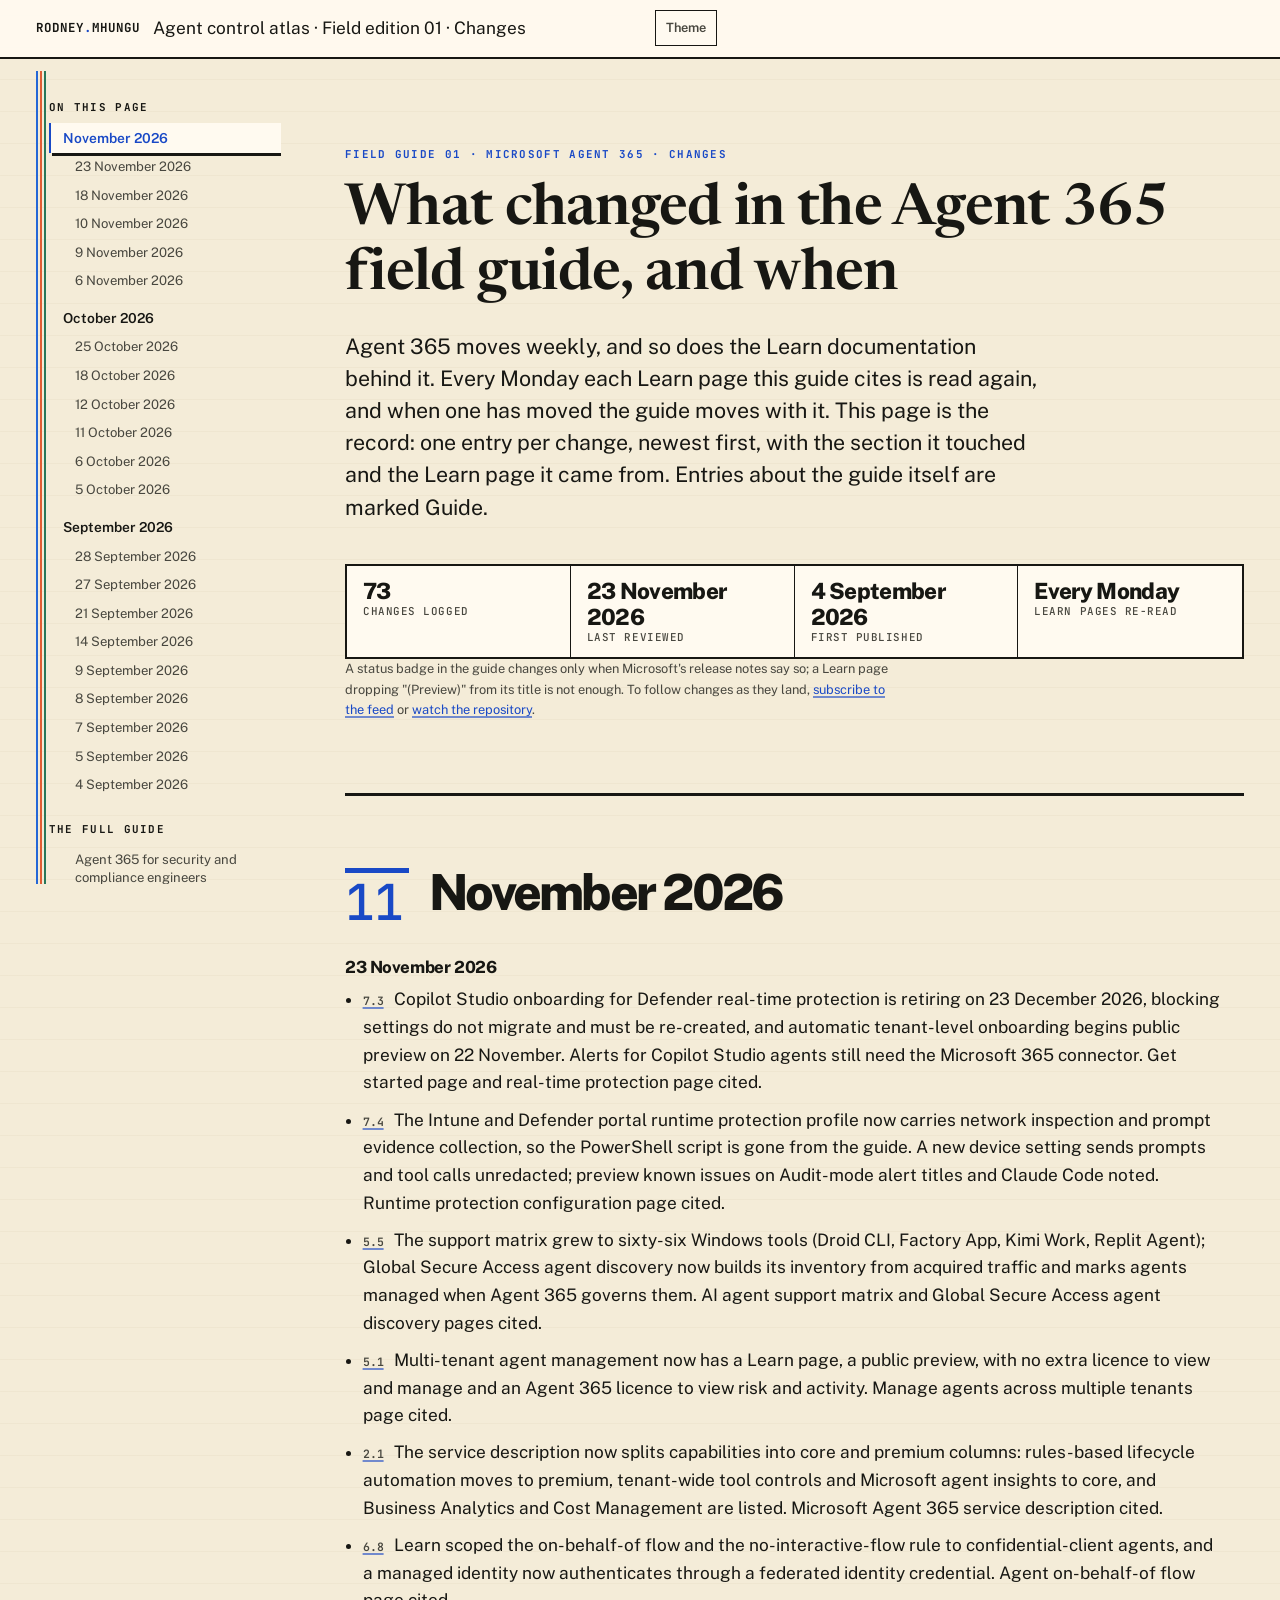
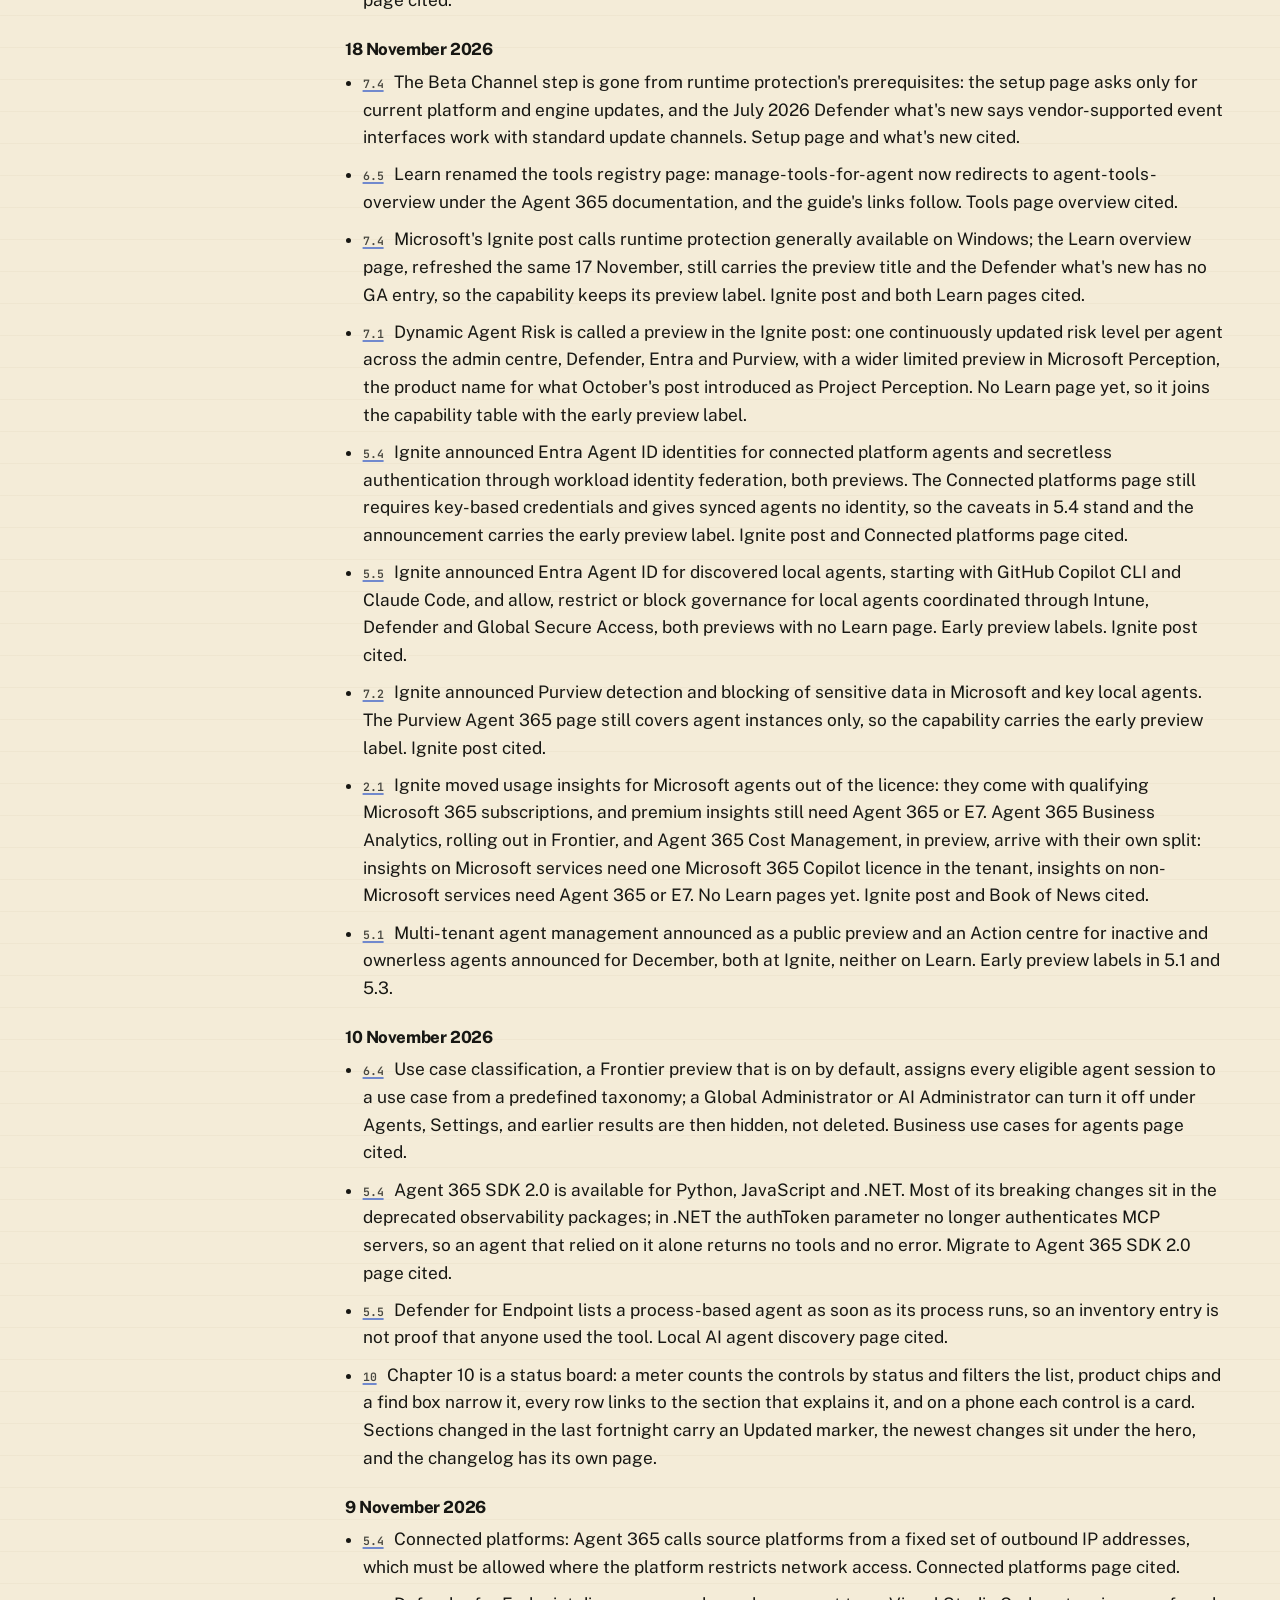
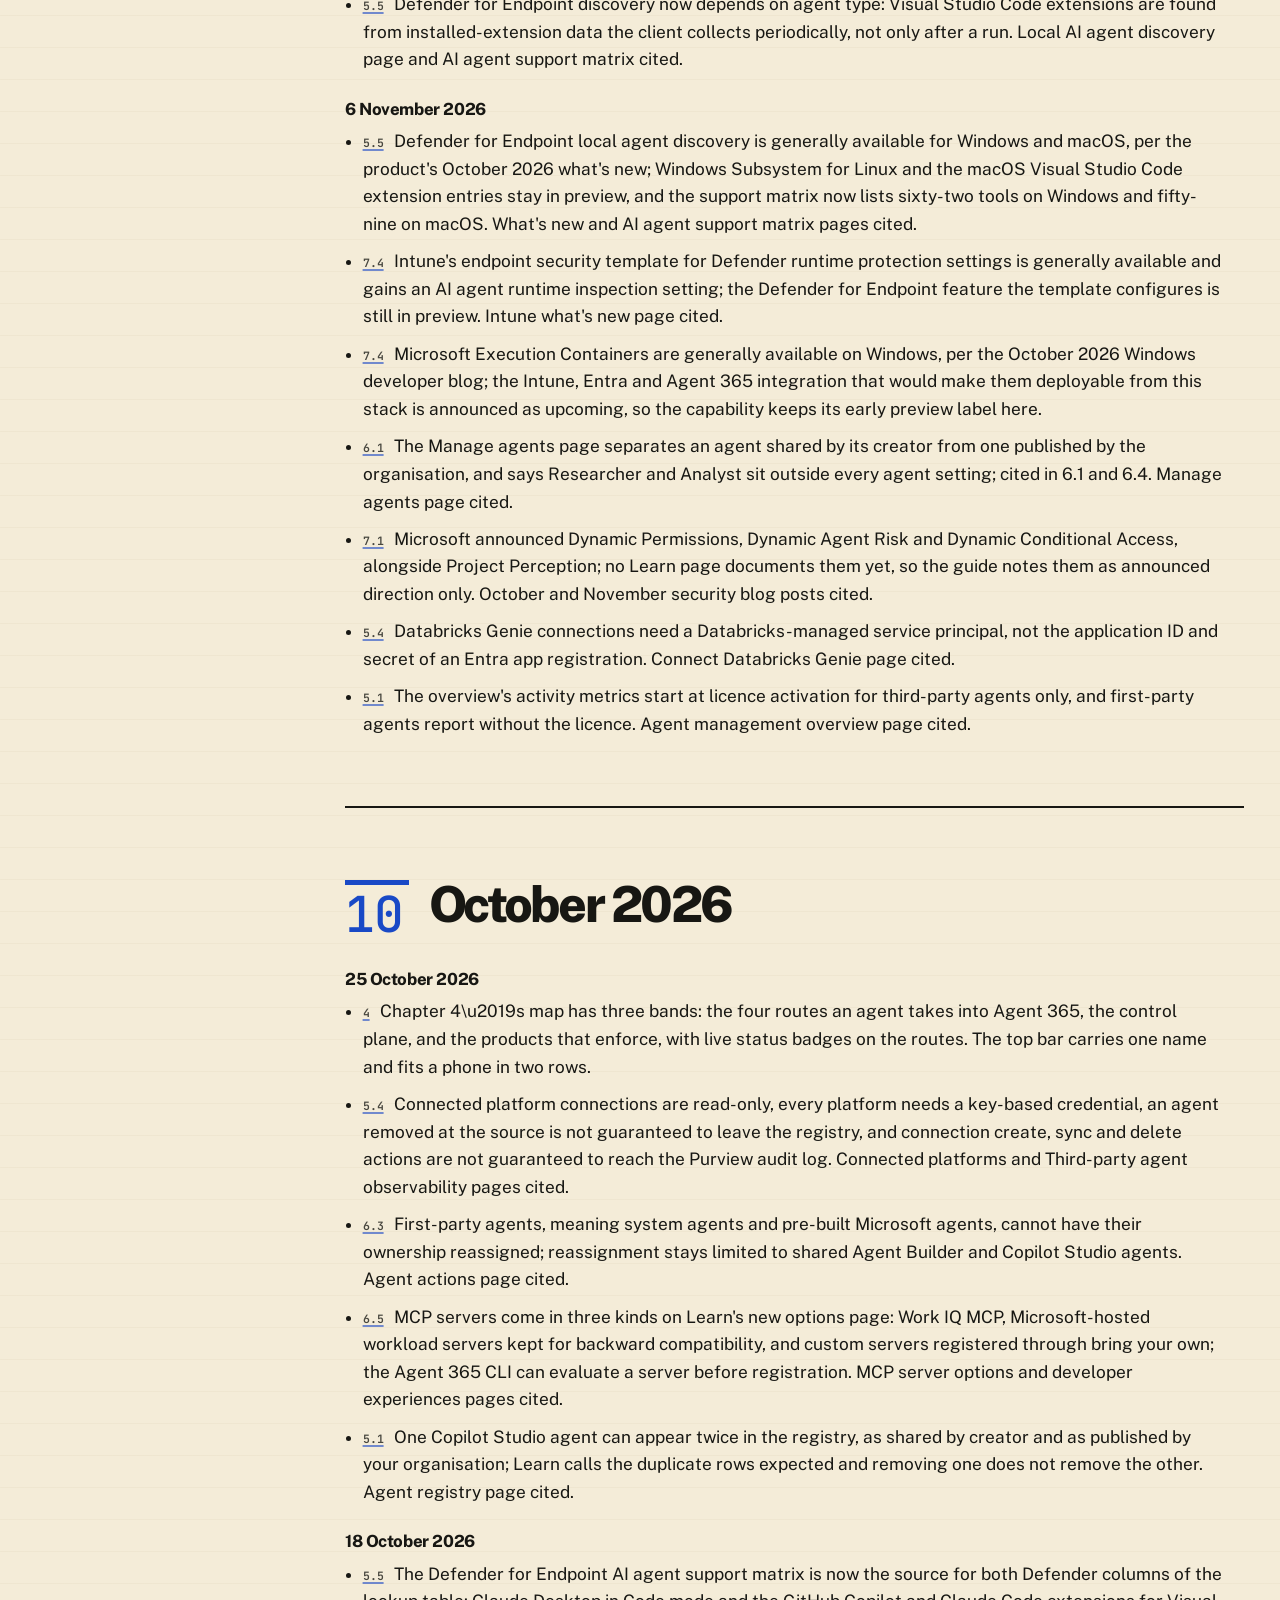
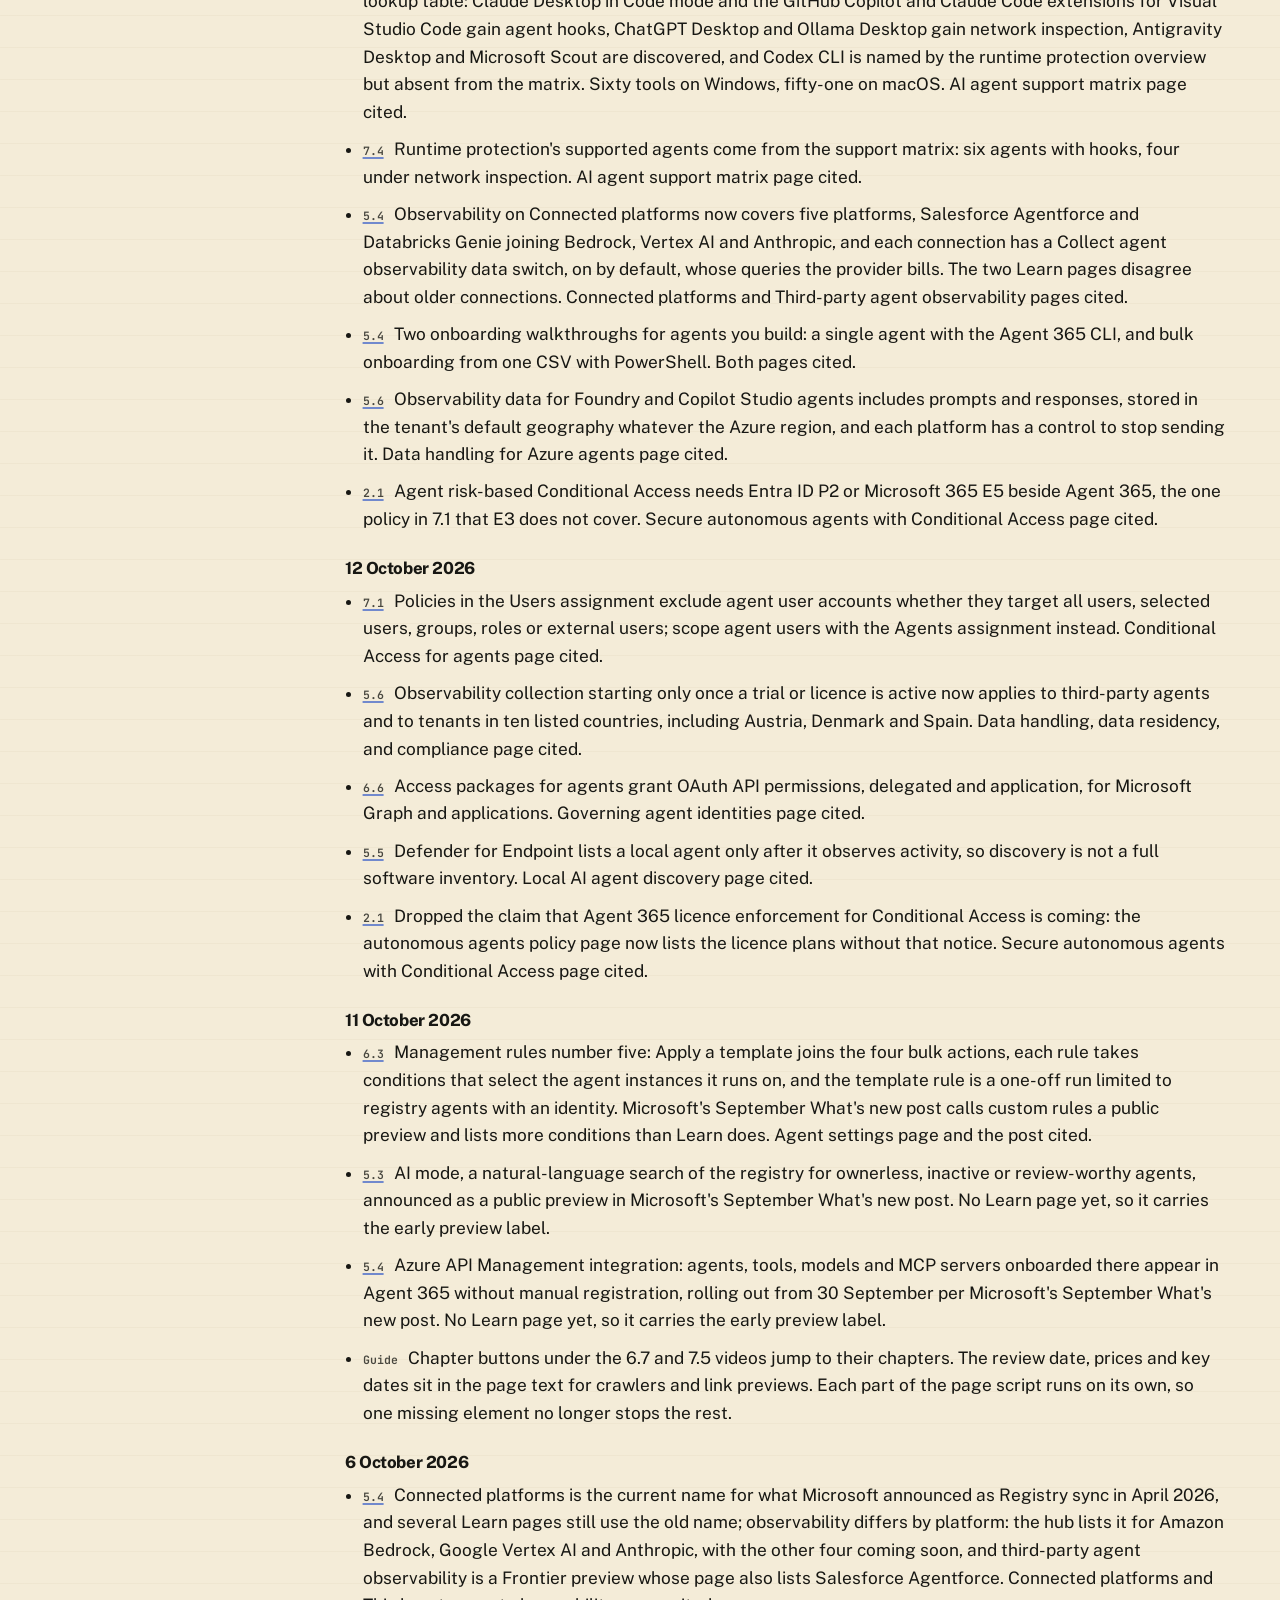
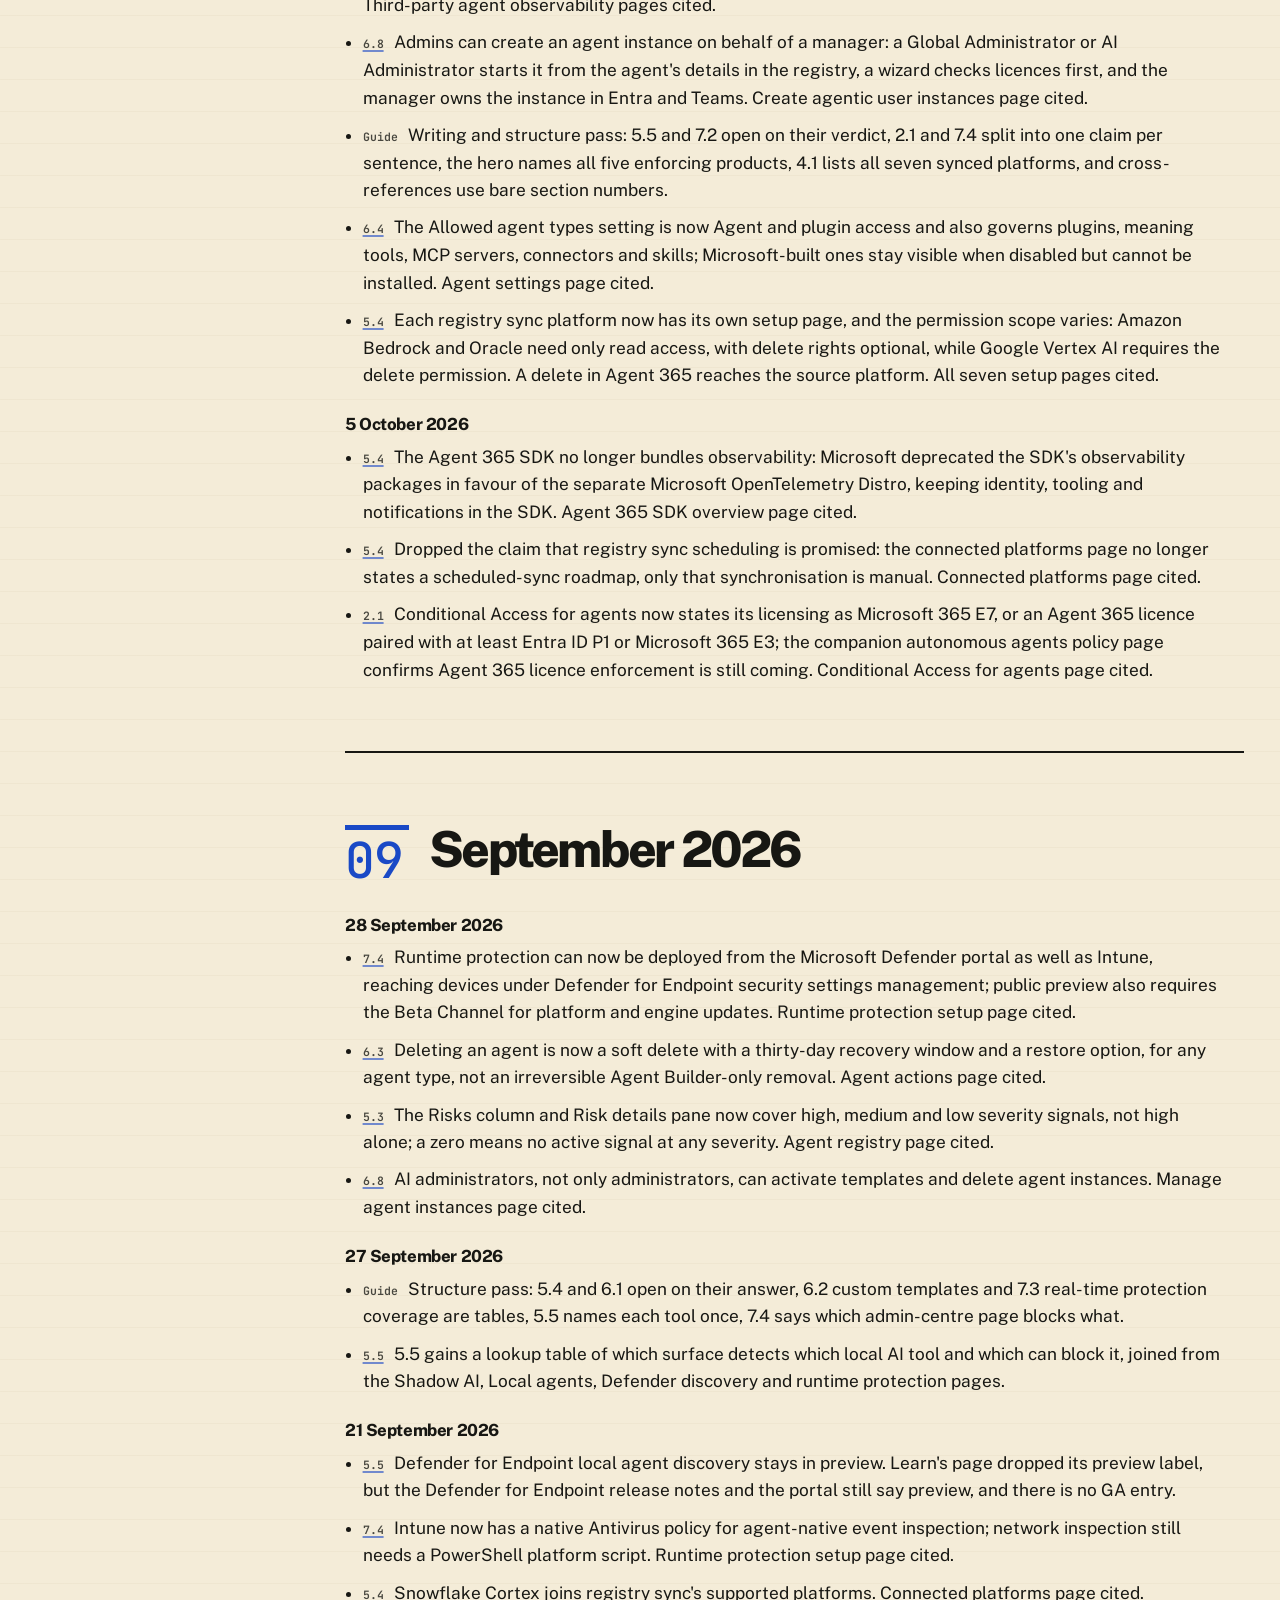
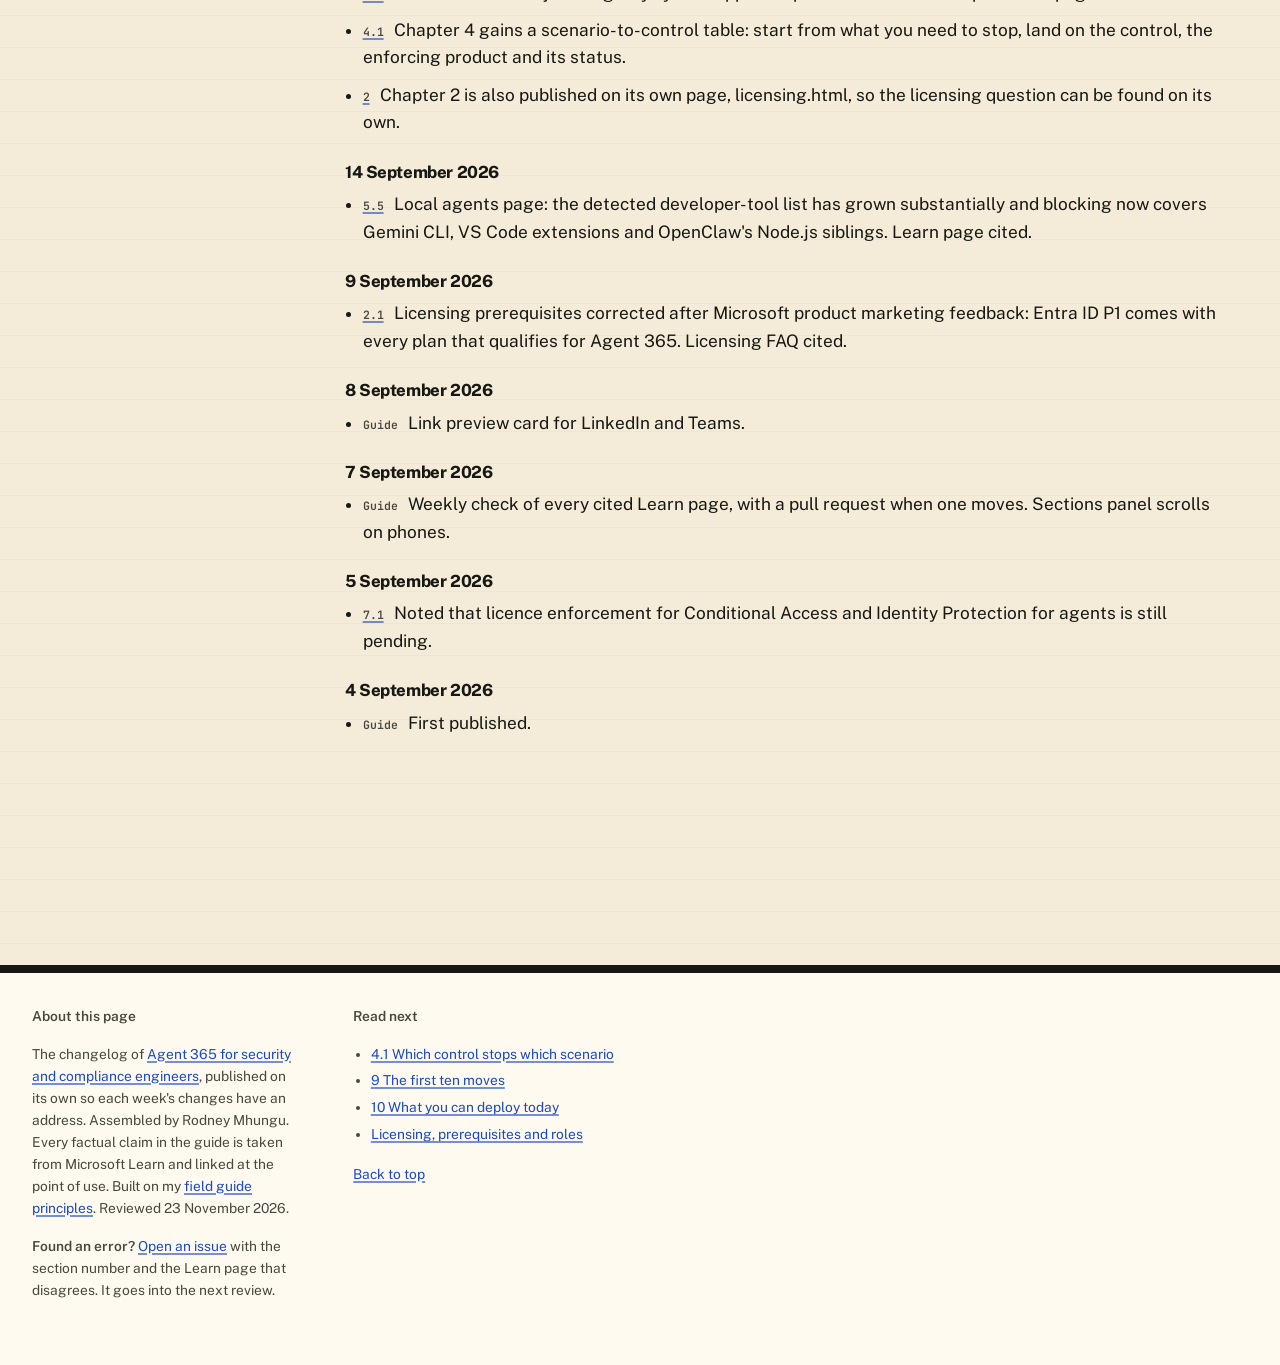
<file: changes.html>
<!DOCTYPE html>
<html lang="en-GB">
<head>
<meta charset="utf-8">
<meta name="viewport" content="width=device-width, initial-scale=1">
<meta name="color-scheme" content="light dark">
<meta name="description" content="Every change to the Agent 365 field guide for security and compliance engineers, dated, with the section it touched and the Microsoft Learn page behind it. Updated every Monday.">
<title>What changed in the Agent 365 field guide, and when</title>
<meta property="og:type" content="article">
<meta property="og:site_name" content="rodney.mhungu">
<meta property="og:title" content="What changed in the Agent 365 field guide, and when">
<meta property="og:description" content="Every change to the Agent 365 field guide for security and compliance engineers, dated, with the section it touched and the Microsoft Learn page behind it. Updated every Monday.">
<meta property="og:url" content="https://rodneymhungu.github.io/agent-365-guide/changes.html">
<meta property="og:image" content="https://rodneymhungu.github.io/agent-365-guide/images/og.png">
<meta property="og:image:width" content="1200">
<meta property="og:image:height" content="630">
<meta property="og:image:alt" content="Agent 365 route plate: one request, three control routes. Observe finds it, Govern owns it, Secure stops it.">
<meta name="twitter:card" content="summary_large_image">
<meta name="twitter:title" content="What changed in the Agent 365 field guide, and when">
<meta name="twitter:description" content="Every change to the guide, dated and linked to the Learn page behind it.">
<meta name="twitter:image" content="https://rodneymhungu.github.io/agent-365-guide/images/og.png">
<link rel="canonical" href="https://rodneymhungu.github.io/agent-365-guide/changes.html">
<link rel="alternate" type="application/atom+xml" title="Changes to this guide" href="https://github.com/rodneymhungu/agent-365-guide/commits/main.atom">
<script type="application/ld+json">
{"@context":"https://schema.org","@type":"TechArticle","headline":"What changed in the Agent 365 field guide, and when","description":"Every change to the Agent 365 field guide for security and compliance engineers, dated, with the section it touched and the Microsoft Learn page behind it. Updated every Monday.","url":"https://rodneymhungu.github.io/agent-365-guide/changes.html","image":"https://rodneymhungu.github.io/agent-365-guide/images/og.png","datePublished":"2026-10-21","dateModified":"2026-11-23","inLanguage":"en-GB","author":{"@type":"Person","name":"Rodney Mhungu"},"isPartOf":{"@type":"TechArticle","name":"Agent 365 for security and compliance engineers","url":"https://rodneymhungu.github.io/agent-365-guide/"},"about":["Microsoft Agent 365","Microsoft Entra","Microsoft Purview","Microsoft Defender","Microsoft Intune"]}
</script>

<!-- Status, dates, prices and the changelog live in a365-data.js; read the comment there before editing.
     The list below is a static copy of the changes array, so crawlers and link previews see it without
     JavaScript. scripts/check_pages.py fails when the copy drifts; run it with --fix to regenerate. -->
<script src="a365-data.js"></script>

<link rel="preconnect" href="https://fonts.googleapis.com">
<link rel="preconnect" href="https://fonts.gstatic.com" crossorigin>
<link href="https://fonts.googleapis.com/css2?family=Newsreader:ital,opsz,wght@0,6..72,400;0,6..72,500;0,6..72,600;0,6..72,700;1,6..72,400&amp;family=Public+Sans:ital,wght@0,400..900;1,400..900&amp;family=JetBrains+Mono:wght@400;500;600&amp;display=swap" rel="stylesheet">

<link rel="stylesheet" href="guide.css">
</head>
<body class="changes-page">

<header class="topbar">
  <div class="in">
    <a class="brand" href="index.html">rodney<span>.</span>mhungu</a>
    <span class="field-id">Agent control atlas · Field edition 01 · Changes</span>
    <span class="count" id="count" aria-live="polite"></span>
    <button class="theme-btn" id="theme" type="button" aria-label="Toggle colour theme">Theme</button>
    <button class="toc-toggle" id="toc-toggle" type="button" aria-expanded="false" aria-controls="toc">Sections</button>
  </div>
</header>

<div class="shell">
<nav class="toc" id="toc" aria-label="Contents">
  <p class="k">On this page</p>
  <ol id="toc-list"></ol>
  <p class="k" style="margin-block-start:1.4rem">The full guide</p>
  <ol>
    <li class="l3"><a href="index.html">Agent 365 for security and compliance engineers</a></li>
    <li class="l3"><a href="licensing.html">Licensing, prerequisites and roles</a></li>
    <li class="l3"><a href="index.html#s10">What you can deploy today</a></li>
  </ol>
</nav>

<main id="top">
<article>

<section class="top" id="s0">
  <p class="eyebrow">Field guide 01 · Microsoft Agent 365 · Changes</p>
  <h1>What changed in the Agent 365 field guide, and when</h1>
  <p class="lede">Agent 365 moves weekly, and so does the Learn documentation behind it. Every Monday each Learn page this guide cites is read again, and when one has moved the guide moves with it. This page is the record: one entry per change, newest first, with the section it touched and the Learn page it came from. Entries about the guide itself are marked Guide.</p>
  <div class="field-stats" aria-label="Page summary">
    <span><b data-static="changes-count">73</b> changes logged</span>
    <span><b data-val="reviewed">23 November 2026</b> last reviewed</span>
    <span><b>4 September 2026</b> first published</span>
    <span><b>Every Monday</b> Learn pages re-read</span>
  </div>
  <p class="muted small">A status badge in the guide changes only when Microsoft's release notes say so; a Learn page dropping "(Preview)" from its title is not enough. To follow changes as they land, <a href="https://github.com/rodneymhungu/agent-365-guide/commits/main.atom">subscribe to the feed</a> or <a href="https://github.com/rodneymhungu/agent-365-guide" target="_blank" rel="noopener">watch the repository</a>.</p>
</section>

<!-- changes:start -->
<section class="block" id="m2026-11">
  <div class="shead"><span class="n">11</span><h2>November 2026</h2></div>
  <section id="d2026-11-23">
  <h3>23 November 2026</h3>
  <ul class="changes">
    <li><b><a href="index.html#s7-3">7.3</a></b> Copilot Studio onboarding for Defender real-time protection is retiring on 23 December 2026, blocking settings do not migrate and must be re-created, and automatic tenant-level onboarding begins public preview on 22 November. Alerts for Copilot Studio agents still need the Microsoft 365 connector. Get started page and real-time protection page cited.</li>
    <li><b><a href="index.html#s7-4">7.4</a></b> The Intune and Defender portal runtime protection profile now carries network inspection and prompt evidence collection, so the PowerShell script is gone from the guide. A new device setting sends prompts and tool calls unredacted; preview known issues on Audit-mode alert titles and Claude Code noted. Runtime protection configuration page cited.</li>
    <li><b><a href="index.html#s5-5">5.5</a></b> The support matrix grew to sixty-six Windows tools (Droid CLI, Factory App, Kimi Work, Replit Agent); Global Secure Access agent discovery now builds its inventory from acquired traffic and marks agents managed when Agent 365 governs them. AI agent support matrix and Global Secure Access agent discovery pages cited.</li>
    <li><b><a href="index.html#s5-1">5.1</a></b> Multi-tenant agent management now has a Learn page, a public preview, with no extra licence to view and manage and an Agent 365 licence to view risk and activity. Manage agents across multiple tenants page cited.</li>
    <li><b><a href="index.html#s2-1">2.1</a></b> The service description now splits capabilities into core and premium columns: rules-based lifecycle automation moves to premium, tenant-wide tool controls and Microsoft agent insights to core, and Business Analytics and Cost Management are listed. Microsoft Agent 365 service description cited.</li>
    <li><b><a href="index.html#s6-8">6.8</a></b> Learn scoped the on-behalf-of flow and the no-interactive-flow rule to confidential-client agents, and a managed identity now authenticates through a federated identity credential. Agent on-behalf-of flow page cited.</li>
  </ul>
  </section>
  <section id="d2026-11-18">
  <h3>18 November 2026</h3>
  <ul class="changes">
    <li><b><a href="index.html#s7-4">7.4</a></b> The Beta Channel step is gone from runtime protection's prerequisites: the setup page asks only for current platform and engine updates, and the July 2026 Defender what's new says vendor-supported event interfaces work with standard update channels. Setup page and what's new cited.</li>
    <li><b><a href="index.html#s6-5">6.5</a></b> Learn renamed the tools registry page: manage-tools-for-agent now redirects to agent-tools-overview under the Agent 365 documentation, and the guide's links follow. Tools page overview cited.</li>
    <li><b><a href="index.html#s7-4">7.4</a></b> Microsoft's Ignite post calls runtime protection generally available on Windows; the Learn overview page, refreshed the same 17 November, still carries the preview title and the Defender what's new has no GA entry, so the capability keeps its preview label. Ignite post and both Learn pages cited.</li>
    <li><b><a href="index.html#s7-1">7.1</a></b> Dynamic Agent Risk is called a preview in the Ignite post: one continuously updated risk level per agent across the admin centre, Defender, Entra and Purview, with a wider limited preview in Microsoft Perception, the product name for what October's post introduced as Project Perception. No Learn page yet, so it joins the capability table with the early preview label.</li>
    <li><b><a href="index.html#s5-4">5.4</a></b> Ignite announced Entra Agent ID identities for connected platform agents and secretless authentication through workload identity federation, both previews. The Connected platforms page still requires key-based credentials and gives synced agents no identity, so the caveats in 5.4 stand and the announcement carries the early preview label. Ignite post and Connected platforms page cited.</li>
    <li><b><a href="index.html#s5-5">5.5</a></b> Ignite announced Entra Agent ID for discovered local agents, starting with GitHub Copilot CLI and Claude Code, and allow, restrict or block governance for local agents coordinated through Intune, Defender and Global Secure Access, both previews with no Learn page. Early preview labels. Ignite post cited.</li>
    <li><b><a href="index.html#s7-2">7.2</a></b> Ignite announced Purview detection and blocking of sensitive data in Microsoft and key local agents. The Purview Agent 365 page still covers agent instances only, so the capability carries the early preview label. Ignite post cited.</li>
    <li><b><a href="index.html#s2-1">2.1</a></b> Ignite moved usage insights for Microsoft agents out of the licence: they come with qualifying Microsoft 365 subscriptions, and premium insights still need Agent 365 or E7. Agent 365 Business Analytics, rolling out in Frontier, and Agent 365 Cost Management, in preview, arrive with their own split: insights on Microsoft services need one Microsoft 365 Copilot licence in the tenant, insights on non-Microsoft services need Agent 365 or E7. No Learn pages yet. Ignite post and Book of News cited.</li>
    <li><b><a href="index.html#s5-1">5.1</a></b> Multi-tenant agent management announced as a public preview and an Action centre for inactive and ownerless agents announced for December, both at Ignite, neither on Learn. Early preview labels in 5.1 and 5.3.</li>
  </ul>
  </section>
  <section id="d2026-11-10">
  <h3>10 November 2026</h3>
  <ul class="changes">
    <li><b><a href="index.html#s6-4">6.4</a></b> Use case classification, a Frontier preview that is on by default, assigns every eligible agent session to a use case from a predefined taxonomy; a Global Administrator or AI Administrator can turn it off under Agents, Settings, and earlier results are then hidden, not deleted. Business use cases for agents page cited.</li>
    <li><b><a href="index.html#s5-4">5.4</a></b> Agent 365 SDK 2.0 is available for Python, JavaScript and .NET. Most of its breaking changes sit in the deprecated observability packages; in .NET the authToken parameter no longer authenticates MCP servers, so an agent that relied on it alone returns no tools and no error. Migrate to Agent 365 SDK 2.0 page cited.</li>
    <li><b><a href="index.html#s5-5">5.5</a></b> Defender for Endpoint lists a process-based agent as soon as its process runs, so an inventory entry is not proof that anyone used the tool. Local AI agent discovery page cited.</li>
    <li><b><a href="index.html#s10">10</a></b> Chapter 10 is a status board: a meter counts the controls by status and filters the list, product chips and a find box narrow it, every row links to the section that explains it, and on a phone each control is a card. Sections changed in the last fortnight carry an Updated marker, the newest changes sit under the hero, and the changelog has its own page.</li>
  </ul>
  </section>
  <section id="d2026-11-09">
  <h3>9 November 2026</h3>
  <ul class="changes">
    <li><b><a href="index.html#s5-4">5.4</a></b> Connected platforms: Agent 365 calls source platforms from a fixed set of outbound IP addresses, which must be allowed where the platform restricts network access. Connected platforms page cited.</li>
    <li><b><a href="index.html#s5-5">5.5</a></b> Defender for Endpoint discovery now depends on agent type: Visual Studio Code extensions are found from installed-extension data the client collects periodically, not only after a run. Local AI agent discovery page and AI agent support matrix cited.</li>
  </ul>
  </section>
  <section id="d2026-11-06">
  <h3>6 November 2026</h3>
  <ul class="changes">
    <li><b><a href="index.html#s5-5">5.5</a></b> Defender for Endpoint local agent discovery is generally available for Windows and macOS, per the product's October 2026 what's new; Windows Subsystem for Linux and the macOS Visual Studio Code extension entries stay in preview, and the support matrix now lists sixty-two tools on Windows and fifty-nine on macOS. What's new and AI agent support matrix pages cited.</li>
    <li><b><a href="index.html#s7-4">7.4</a></b> Intune's endpoint security template for Defender runtime protection settings is generally available and gains an AI agent runtime inspection setting; the Defender for Endpoint feature the template configures is still in preview. Intune what's new page cited.</li>
    <li><b><a href="index.html#s7-4">7.4</a></b> Microsoft Execution Containers are generally available on Windows, per the October 2026 Windows developer blog; the Intune, Entra and Agent 365 integration that would make them deployable from this stack is announced as upcoming, so the capability keeps its early preview label here.</li>
    <li><b><a href="index.html#s6-1">6.1</a></b> The Manage agents page separates an agent shared by its creator from one published by the organisation, and says Researcher and Analyst sit outside every agent setting; cited in 6.1 and 6.4. Manage agents page cited.</li>
    <li><b><a href="index.html#s7-1">7.1</a></b> Microsoft announced Dynamic Permissions, Dynamic Agent Risk and Dynamic Conditional Access, alongside Project Perception; no Learn page documents them yet, so the guide notes them as announced direction only. October and November security blog posts cited.</li>
    <li><b><a href="index.html#s5-4">5.4</a></b> Databricks Genie connections need a Databricks-managed service principal, not the application ID and secret of an Entra app registration. Connect Databricks Genie page cited.</li>
    <li><b><a href="index.html#s5-1">5.1</a></b> The overview's activity metrics start at licence activation for third-party agents only, and first-party agents report without the licence. Agent management overview page cited.</li>
  </ul>
  </section>
</section>
<section class="block" id="m2026-10">
  <div class="shead"><span class="n">10</span><h2>October 2026</h2></div>
  <section id="d2026-10-25">
  <h3>25 October 2026</h3>
  <ul class="changes">
    <li><b><a href="index.html#s4">4</a></b> Chapter 4\u2019s map has three bands: the four routes an agent takes into Agent 365, the control plane, and the products that enforce, with live status badges on the routes. The top bar carries one name and fits a phone in two rows.</li>
    <li><b><a href="index.html#s5-4">5.4</a></b> Connected platform connections are read-only, every platform needs a key-based credential, an agent removed at the source is not guaranteed to leave the registry, and connection create, sync and delete actions are not guaranteed to reach the Purview audit log. Connected platforms and Third-party agent observability pages cited.</li>
    <li><b><a href="index.html#s6-3">6.3</a></b> First-party agents, meaning system agents and pre-built Microsoft agents, cannot have their ownership reassigned; reassignment stays limited to shared Agent Builder and Copilot Studio agents. Agent actions page cited.</li>
    <li><b><a href="index.html#s6-5">6.5</a></b> MCP servers come in three kinds on Learn's new options page: Work IQ MCP, Microsoft-hosted workload servers kept for backward compatibility, and custom servers registered through bring your own; the Agent 365 CLI can evaluate a server before registration. MCP server options and developer experiences pages cited.</li>
    <li><b><a href="index.html#s5-1">5.1</a></b> One Copilot Studio agent can appear twice in the registry, as shared by creator and as published by your organisation; Learn calls the duplicate rows expected and removing one does not remove the other. Agent registry page cited.</li>
  </ul>
  </section>
  <section id="d2026-10-18">
  <h3>18 October 2026</h3>
  <ul class="changes">
    <li><b><a href="index.html#s5-5">5.5</a></b> The Defender for Endpoint AI agent support matrix is now the source for both Defender columns of the lookup table: Claude Desktop in Code mode and the GitHub Copilot and Claude Code extensions for Visual Studio Code gain agent hooks, ChatGPT Desktop and Ollama Desktop gain network inspection, Antigravity Desktop and Microsoft Scout are discovered, and Codex CLI is named by the runtime protection overview but absent from the matrix. Sixty tools on Windows, fifty-one on macOS. AI agent support matrix page cited.</li>
    <li><b><a href="index.html#s7-4">7.4</a></b> Runtime protection's supported agents come from the support matrix: six agents with hooks, four under network inspection. AI agent support matrix page cited.</li>
    <li><b><a href="index.html#s5-4">5.4</a></b> Observability on Connected platforms now covers five platforms, Salesforce Agentforce and Databricks Genie joining Bedrock, Vertex AI and Anthropic, and each connection has a Collect agent observability data switch, on by default, whose queries the provider bills. The two Learn pages disagree about older connections. Connected platforms and Third-party agent observability pages cited.</li>
    <li><b><a href="index.html#s5-4">5.4</a></b> Two onboarding walkthroughs for agents you build: a single agent with the Agent 365 CLI, and bulk onboarding from one CSV with PowerShell. Both pages cited.</li>
    <li><b><a href="index.html#s5-6">5.6</a></b> Observability data for Foundry and Copilot Studio agents includes prompts and responses, stored in the tenant's default geography whatever the Azure region, and each platform has a control to stop sending it. Data handling for Azure agents page cited.</li>
    <li><b><a href="index.html#s2-1">2.1</a></b> Agent risk-based Conditional Access needs Entra ID P2 or Microsoft 365 E5 beside Agent 365, the one policy in 7.1 that E3 does not cover. Secure autonomous agents with Conditional Access page cited.</li>
  </ul>
  </section>
  <section id="d2026-10-12">
  <h3>12 October 2026</h3>
  <ul class="changes">
    <li><b><a href="index.html#s7-1">7.1</a></b> Policies in the Users assignment exclude agent user accounts whether they target all users, selected users, groups, roles or external users; scope agent users with the Agents assignment instead. Conditional Access for agents page cited.</li>
    <li><b><a href="index.html#s5-6">5.6</a></b> Observability collection starting only once a trial or licence is active now applies to third-party agents and to tenants in ten listed countries, including Austria, Denmark and Spain. Data handling, data residency, and compliance page cited.</li>
    <li><b><a href="index.html#s6-6">6.6</a></b> Access packages for agents grant OAuth API permissions, delegated and application, for Microsoft Graph and applications. Governing agent identities page cited.</li>
    <li><b><a href="index.html#s5-5">5.5</a></b> Defender for Endpoint lists a local agent only after it observes activity, so discovery is not a full software inventory. Local AI agent discovery page cited.</li>
    <li><b><a href="index.html#s2-1">2.1</a></b> Dropped the claim that Agent 365 licence enforcement for Conditional Access is coming: the autonomous agents policy page now lists the licence plans without that notice. Secure autonomous agents with Conditional Access page cited.</li>
  </ul>
  </section>
  <section id="d2026-10-11">
  <h3>11 October 2026</h3>
  <ul class="changes">
    <li><b><a href="index.html#s6-3">6.3</a></b> Management rules number five: Apply a template joins the four bulk actions, each rule takes conditions that select the agent instances it runs on, and the template rule is a one-off run limited to registry agents with an identity. Microsoft's September What's new post calls custom rules a public preview and lists more conditions than Learn does. Agent settings page and the post cited.</li>
    <li><b><a href="index.html#s5-3">5.3</a></b> AI mode, a natural-language search of the registry for ownerless, inactive or review-worthy agents, announced as a public preview in Microsoft's September What's new post. No Learn page yet, so it carries the early preview label.</li>
    <li><b><a href="index.html#s5-4">5.4</a></b> Azure API Management integration: agents, tools, models and MCP servers onboarded there appear in Agent 365 without manual registration, rolling out from 30 September per Microsoft's September What's new post. No Learn page yet, so it carries the early preview label.</li>
    <li><b>Guide</b> Chapter buttons under the 6.7 and 7.5 videos jump to their chapters. The review date, prices and key dates sit in the page text for crawlers and link previews. Each part of the page script runs on its own, so one missing element no longer stops the rest.</li>
  </ul>
  </section>
  <section id="d2026-10-06">
  <h3>6 October 2026</h3>
  <ul class="changes">
    <li><b><a href="index.html#s5-4">5.4</a></b> Connected platforms is the current name for what Microsoft announced as Registry sync in April 2026, and several Learn pages still use the old name; observability differs by platform: the hub lists it for Amazon Bedrock, Google Vertex AI and Anthropic, with the other four coming soon, and third-party agent observability is a Frontier preview whose page also lists Salesforce Agentforce. Connected platforms and Third-party agent observability pages cited.</li>
    <li><b><a href="index.html#s6-8">6.8</a></b> Admins can create an agent instance on behalf of a manager: a Global Administrator or AI Administrator starts it from the agent's details in the registry, a wizard checks licences first, and the manager owns the instance in Entra and Teams. Create agentic user instances page cited.</li>
    <li><b>Guide</b> Writing and structure pass: 5.5 and 7.2 open on their verdict, 2.1 and 7.4 split into one claim per sentence, the hero names all five enforcing products, 4.1 lists all seven synced platforms, and cross-references use bare section numbers.</li>
    <li><b><a href="index.html#s6-4">6.4</a></b> The Allowed agent types setting is now Agent and plugin access and also governs plugins, meaning tools, MCP servers, connectors and skills; Microsoft-built ones stay visible when disabled but cannot be installed. Agent settings page cited.</li>
    <li><b><a href="index.html#s5-4">5.4</a></b> Each registry sync platform now has its own setup page, and the permission scope varies: Amazon Bedrock and Oracle need only read access, with delete rights optional, while Google Vertex AI requires the delete permission. A delete in Agent 365 reaches the source platform. All seven setup pages cited.</li>
  </ul>
  </section>
  <section id="d2026-10-05">
  <h3>5 October 2026</h3>
  <ul class="changes">
    <li><b><a href="index.html#s5-4">5.4</a></b> The Agent 365 SDK no longer bundles observability: Microsoft deprecated the SDK's observability packages in favour of the separate Microsoft OpenTelemetry Distro, keeping identity, tooling and notifications in the SDK. Agent 365 SDK overview page cited.</li>
    <li><b><a href="index.html#s5-4">5.4</a></b> Dropped the claim that registry sync scheduling is promised: the connected platforms page no longer states a scheduled-sync roadmap, only that synchronisation is manual. Connected platforms page cited.</li>
    <li><b><a href="index.html#s2-1">2.1</a></b> Conditional Access for agents now states its licensing as Microsoft 365 E7, or an Agent 365 licence paired with at least Entra ID P1 or Microsoft 365 E3; the companion autonomous agents policy page confirms Agent 365 licence enforcement is still coming. Conditional Access for agents page cited.</li>
  </ul>
  </section>
</section>
<section class="block" id="m2026-09">
  <div class="shead"><span class="n">09</span><h2>September 2026</h2></div>
  <section id="d2026-09-28">
  <h3>28 September 2026</h3>
  <ul class="changes">
    <li><b><a href="index.html#s7-4">7.4</a></b> Runtime protection can now be deployed from the Microsoft Defender portal as well as Intune, reaching devices under Defender for Endpoint security settings management; public preview also requires the Beta Channel for platform and engine updates. Runtime protection setup page cited.</li>
    <li><b><a href="index.html#s6-3">6.3</a></b> Deleting an agent is now a soft delete with a thirty-day recovery window and a restore option, for any agent type, not an irreversible Agent Builder-only removal. Agent actions page cited.</li>
    <li><b><a href="index.html#s5-3">5.3</a></b> The Risks column and Risk details pane now cover high, medium and low severity signals, not high alone; a zero means no active signal at any severity. Agent registry page cited.</li>
    <li><b><a href="index.html#s6-8">6.8</a></b> AI administrators, not only administrators, can activate templates and delete agent instances. Manage agent instances page cited.</li>
  </ul>
  </section>
  <section id="d2026-09-27">
  <h3>27 September 2026</h3>
  <ul class="changes">
    <li><b>Guide</b> Structure pass: 5.4 and 6.1 open on their answer, 6.2 custom templates and 7.3 real-time protection coverage are tables, 5.5 names each tool once, 7.4 says which admin-centre page blocks what.</li>
    <li><b><a href="index.html#s5-5">5.5</a></b> 5.5 gains a lookup table of which surface detects which local AI tool and which can block it, joined from the Shadow AI, Local agents, Defender discovery and runtime protection pages.</li>
  </ul>
  </section>
  <section id="d2026-09-21">
  <h3>21 September 2026</h3>
  <ul class="changes">
    <li><b><a href="index.html#s5-5">5.5</a></b> Defender for Endpoint local agent discovery stays in preview. Learn's page dropped its preview label, but the Defender for Endpoint release notes and the portal still say preview, and there is no GA entry.</li>
    <li><b><a href="index.html#s7-4">7.4</a></b> Intune now has a native Antivirus policy for agent-native event inspection; network inspection still needs a PowerShell platform script. Runtime protection setup page cited.</li>
    <li><b><a href="index.html#s5-4">5.4</a></b> Snowflake Cortex joins registry sync's supported platforms. Connected platforms page cited.</li>
    <li><b><a href="index.html#s4-1">4.1</a></b> Chapter 4 gains a scenario-to-control table: start from what you need to stop, land on the control, the enforcing product and its status.</li>
    <li><b><a href="index.html#s2">2</a></b> Chapter 2 is also published on its own page, licensing.html, so the licensing question can be found on its own.</li>
  </ul>
  </section>
  <section id="d2026-09-14">
  <h3>14 September 2026</h3>
  <ul class="changes">
    <li><b><a href="index.html#s5-5">5.5</a></b> Local agents page: the detected developer-tool list has grown substantially and blocking now covers Gemini CLI, VS Code extensions and OpenClaw's Node.js siblings. Learn page cited.</li>
  </ul>
  </section>
  <section id="d2026-09-09">
  <h3>9 September 2026</h3>
  <ul class="changes">
    <li><b><a href="index.html#s2-1">2.1</a></b> Licensing prerequisites corrected after Microsoft product marketing feedback: Entra ID P1 comes with every plan that qualifies for Agent 365. Licensing FAQ cited.</li>
  </ul>
  </section>
  <section id="d2026-09-08">
  <h3>8 September 2026</h3>
  <ul class="changes">
    <li><b>Guide</b> Link preview card for LinkedIn and Teams.</li>
  </ul>
  </section>
  <section id="d2026-09-07">
  <h3>7 September 2026</h3>
  <ul class="changes">
    <li><b>Guide</b> Weekly check of every cited Learn page, with a pull request when one moves. Sections panel scrolls on phones.</li>
  </ul>
  </section>
  <section id="d2026-09-05">
  <h3>5 September 2026</h3>
  <ul class="changes">
    <li><b><a href="index.html#s7-1">7.1</a></b> Noted that licence enforcement for Conditional Access and Identity Protection for agents is still pending.</li>
  </ul>
  </section>
  <section id="d2026-09-04">
  <h3>4 September 2026</h3>
  <ul class="changes">
    <li><b>Guide</b> First published.</li>
  </ul>
  </section>
</section>
<!-- changes:end -->

</article>
</main>
</div>

<footer>
  <div class="in">
    <div>
      <p><strong>About this page</strong></p>
      <p>The changelog of <a href="index.html">Agent 365 for security and compliance engineers</a>, published on its own so each week's changes have an address. Assembled by Rodney Mhungu. Every factual claim in the guide is taken from Microsoft Learn and linked at the point of use. Built on my <a href="https://github.com/rodneymhungu/field-guide-principles" target="_blank" rel="noopener">field guide principles</a>. Reviewed <span data-val="reviewed">23 November 2026</span>.</p>
      <p><strong>Found an error?</strong> <a href="https://github.com/rodneymhungu/agent-365-guide/issues/new?title=Correction%3A%20&amp;labels=correction" target="_blank" rel="noopener">Open an issue</a> with the section number and the Learn page that disagrees. It goes into the next review.</p>
    </div>
    <div>
      <p><strong>Read next</strong></p>
      <ul>
        <li><a href="index.html#s4-1">4.1 Which control stops which scenario</a></li>
        <li><a href="index.html#s9">9 The first ten moves</a></li>
        <li><a href="index.html#s10">10 What you can deploy today</a></li>
        <li><a href="licensing.html">Licensing, prerequisites and roles</a></li>
      </ul>
      <p><a href="#top">Back to top</a></p>
    </div>
  </div>
</footer>

<script src="guide.js"></script>
<!-- Privacy-friendly analytics (GoatCounter): page views, no cookies. -->
<script
  data-goatcounter="https://rodneymhungu.goatcounter.com/count"
  async
  src="https://gc.zgo.at/count.js"></script>
</body>
</html>
</file>
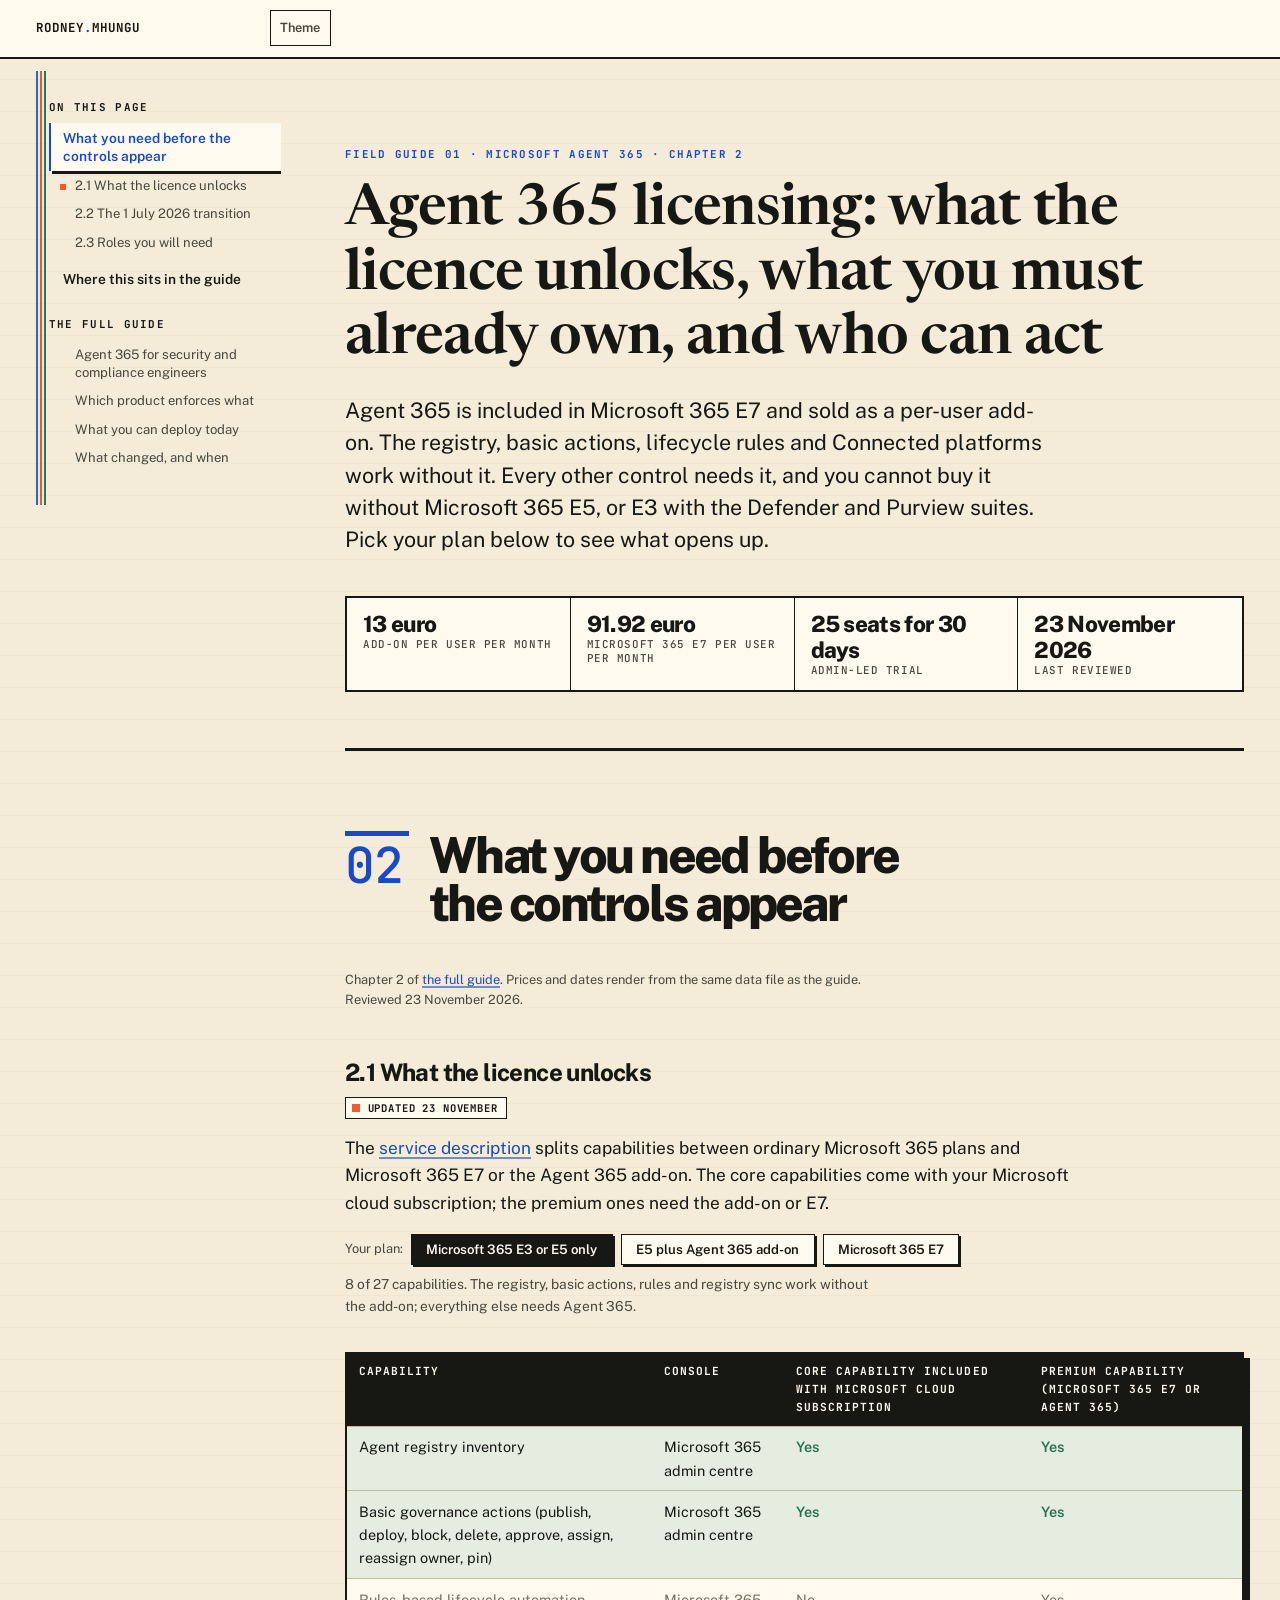
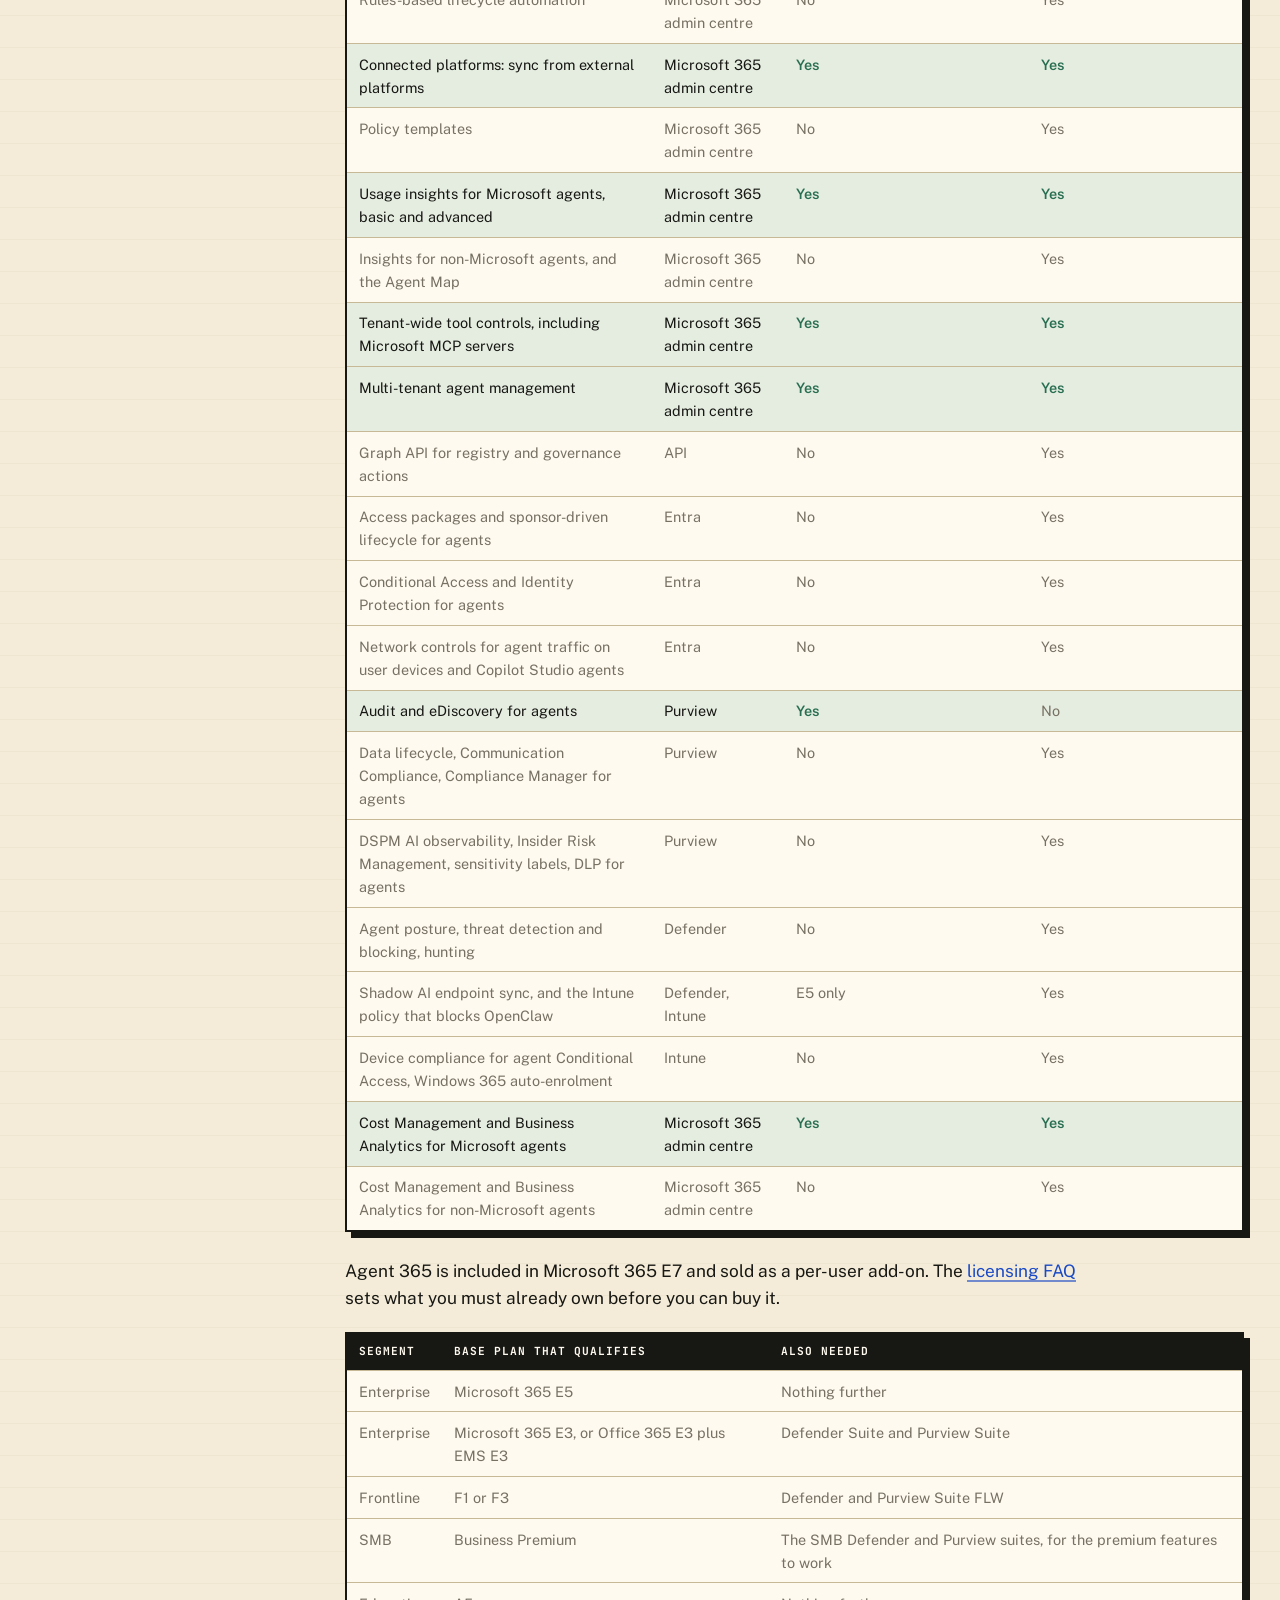
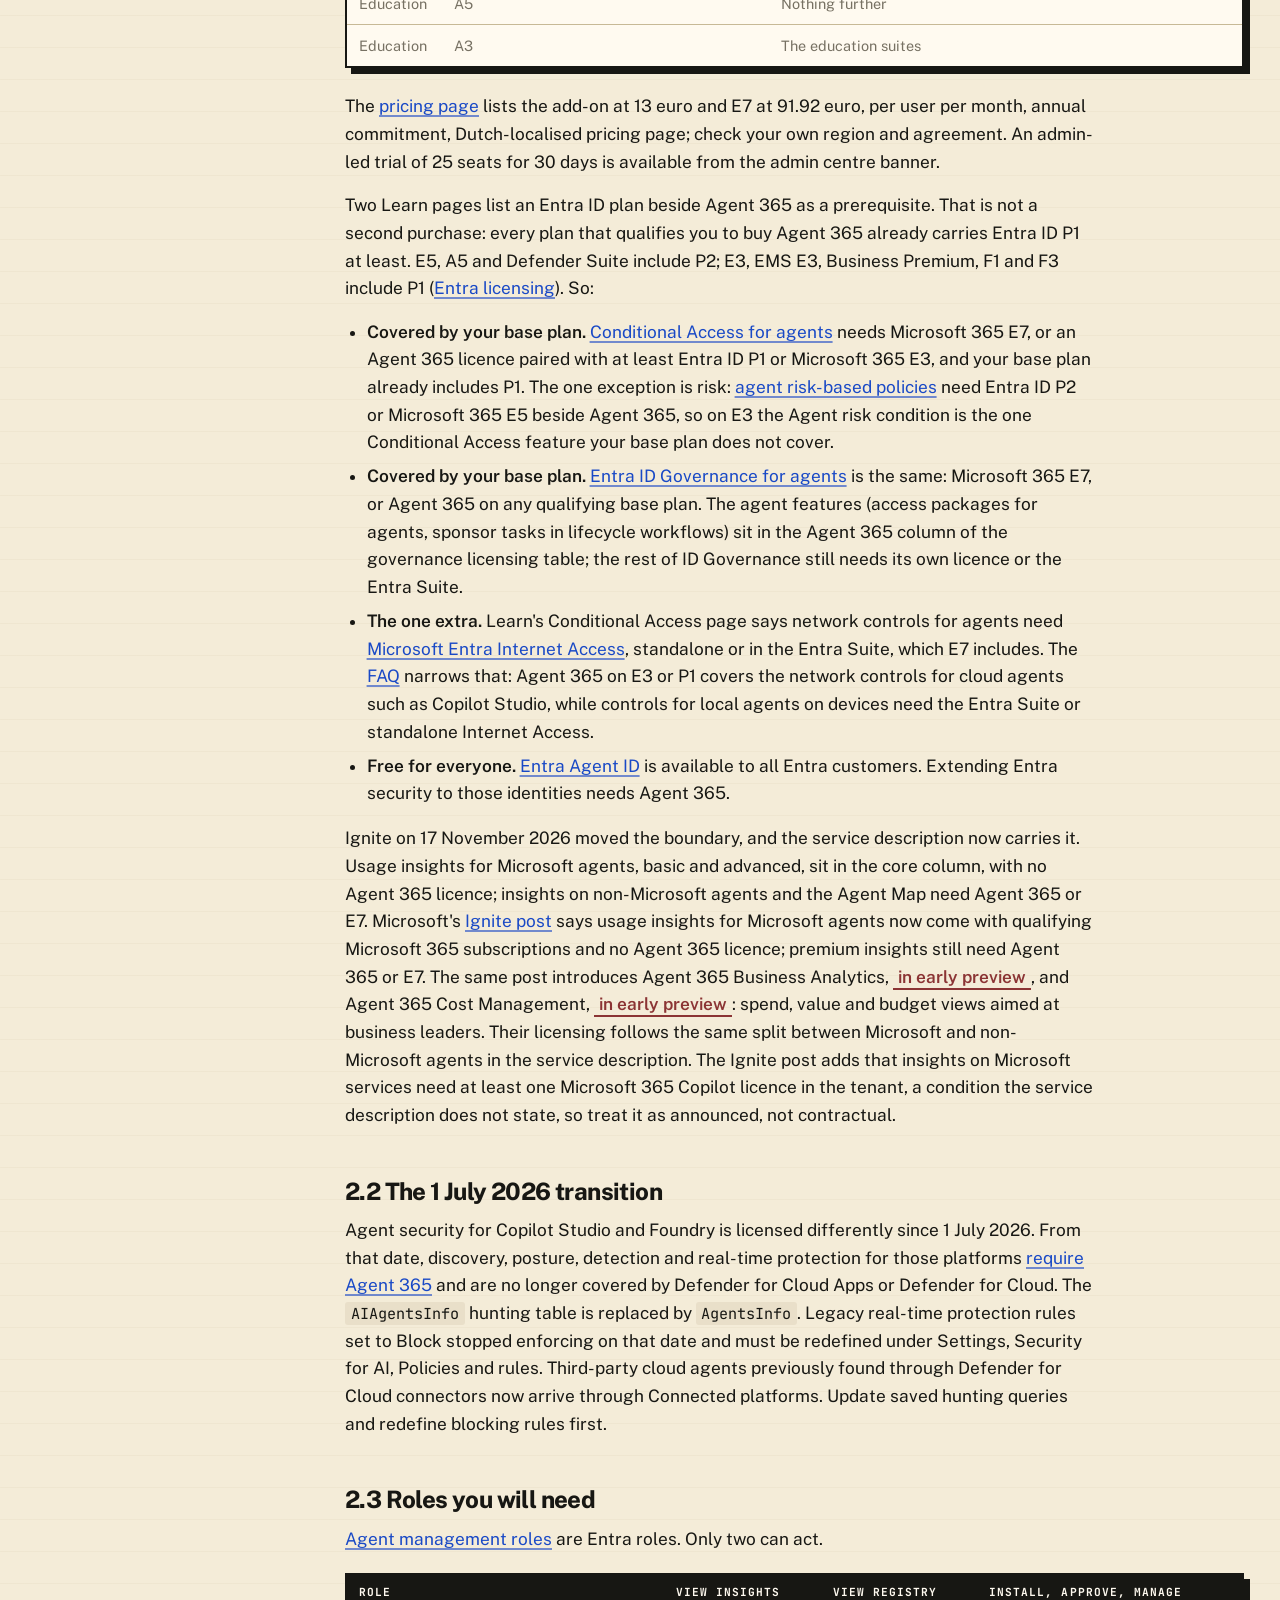
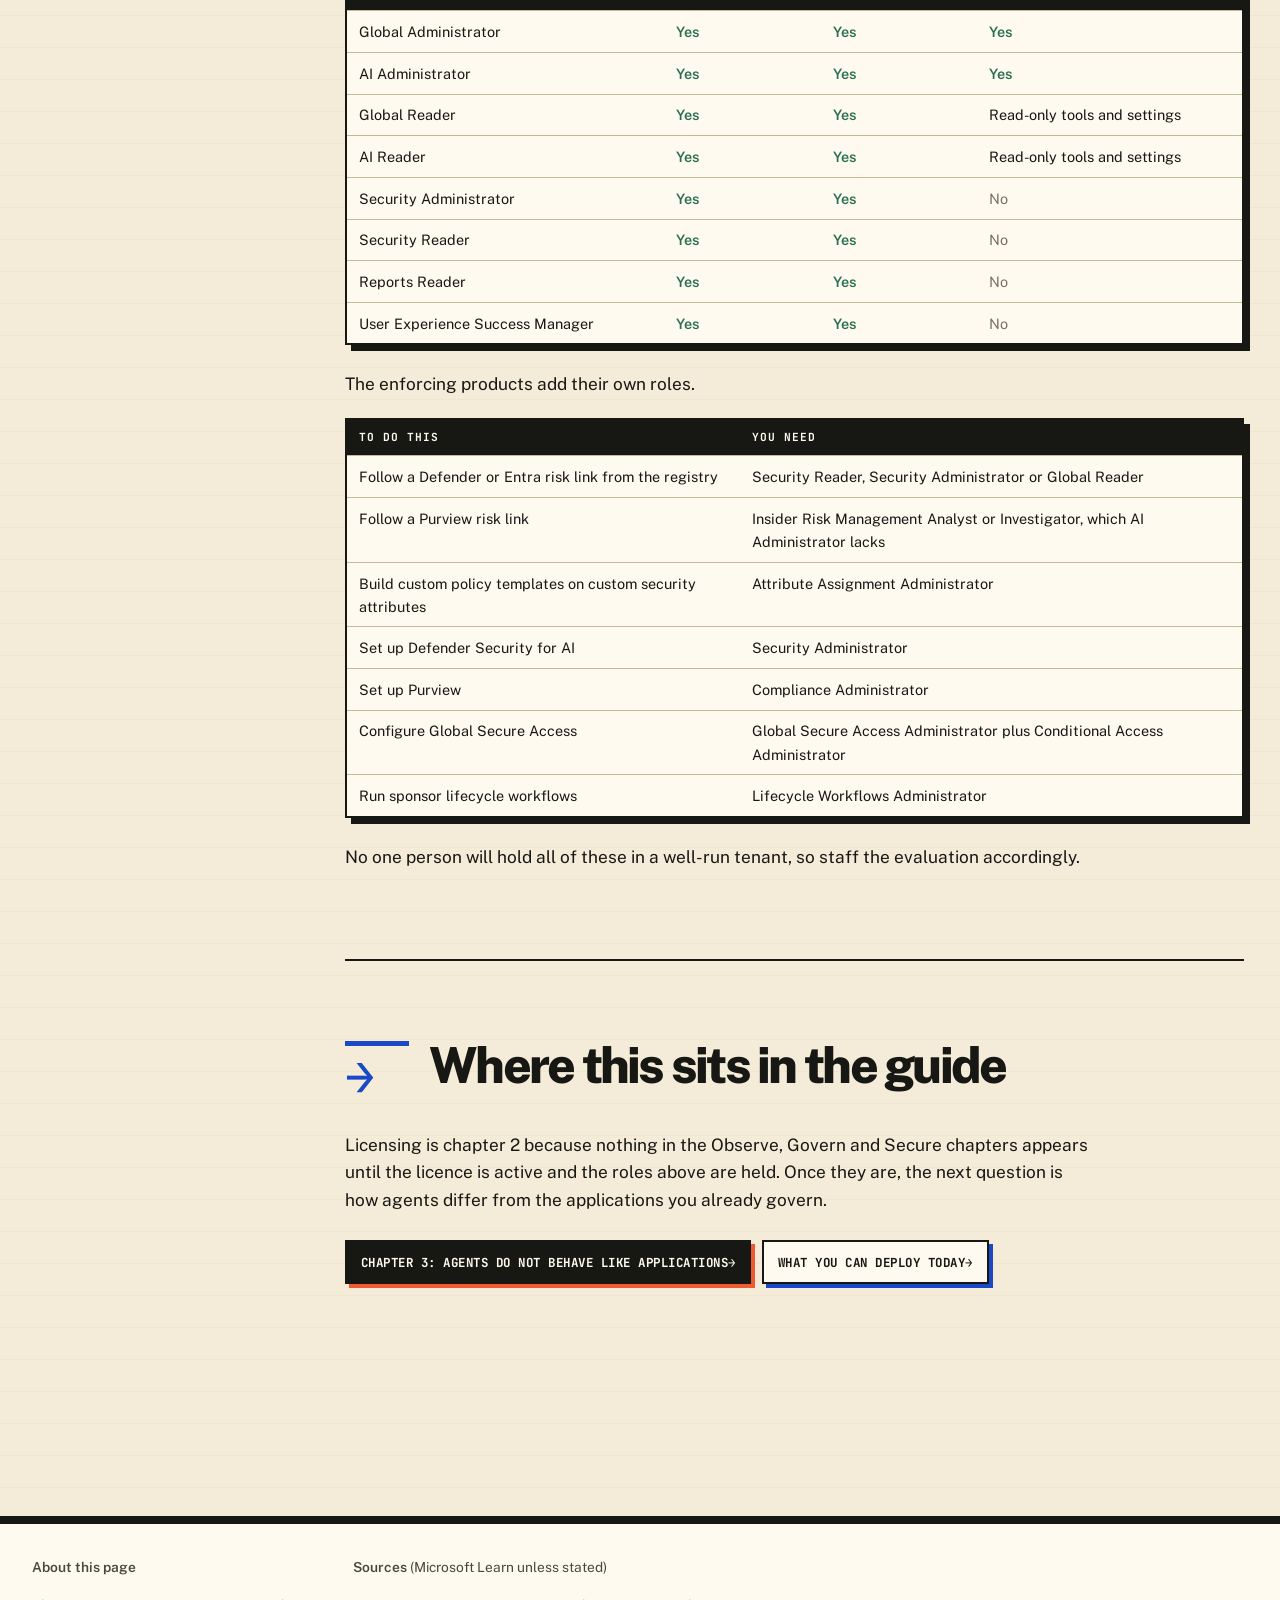
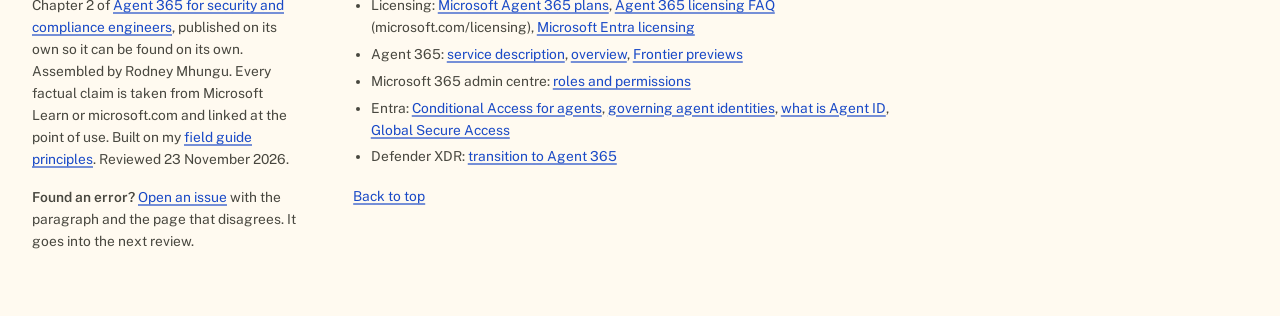
<file: licensing.html>
<!DOCTYPE html>
<html lang="en-GB">
<head>
<meta charset="utf-8">
<meta name="viewport" content="width=device-width, initial-scale=1">
<meta name="color-scheme" content="light dark">
<meta name="description" content="Which Agent 365 capabilities need the add-on or Microsoft 365 E7, what you must already own to buy it, the 1 July 2026 transition for Copilot Studio and Foundry, and the Entra roles that can act.">
<title>Agent 365 licensing: what the licence unlocks, prerequisites and roles</title>
<meta property="og:type" content="article">
<meta property="og:site_name" content="rodney.mhungu">
<meta property="og:title" content="Agent 365 licensing: what the licence unlocks, prerequisites and roles">
<meta property="og:description" content="Which Agent 365 capabilities need the add-on or Microsoft 365 E7, what you must already own to buy it, the 1 July 2026 transition for Copilot Studio and Foundry, and the Entra roles that can act.">
<meta property="og:url" content="https://rodneymhungu.github.io/agent-365-guide/licensing.html">
<meta property="og:image" content="https://rodneymhungu.github.io/agent-365-guide/images/og.png">
<meta property="og:image:width" content="1200">
<meta property="og:image:height" content="630">
<meta property="og:image:alt" content="Agent 365 route plate: one request, three control routes. Observe finds it, Govern owns it, Secure stops it.">
<meta name="twitter:card" content="summary_large_image">
<meta name="twitter:title" content="Agent 365 licensing: what the licence unlocks, prerequisites and roles">
<meta name="twitter:description" content="What needs the Agent 365 add-on, what you must already own, and which roles can act.">
<meta name="twitter:image" content="https://rodneymhungu.github.io/agent-365-guide/images/og.png">
<link rel="canonical" href="https://rodneymhungu.github.io/agent-365-guide/licensing.html">
<link rel="alternate" type="application/atom+xml" title="Changes to this guide" href="https://github.com/rodneymhungu/agent-365-guide/commits/main.atom">
<script type="application/ld+json">
{"@context":"https://schema.org","@type":"TechArticle","headline":"Agent 365 licensing: what the licence unlocks, prerequisites and roles","description":"Which Agent 365 capabilities need the add-on or Microsoft 365 E7, what you must already own to buy it, the 1 July 2026 transition for Copilot Studio and Foundry, and the Entra roles that can act.","url":"https://rodneymhungu.github.io/agent-365-guide/licensing.html","image":"https://rodneymhungu.github.io/agent-365-guide/images/og.png","datePublished":"2026-09-21","dateModified":"2026-11-23","inLanguage":"en-GB","author":{"@type":"Person","name":"Rodney Mhungu"},"isPartOf":{"@type":"TechArticle","name":"Agent 365 for security and compliance engineers","url":"https://rodneymhungu.github.io/agent-365-guide/"},"about":["Microsoft Agent 365","Microsoft 365 E7","Microsoft Entra","Microsoft Purview","Microsoft Defender"]}
</script>

<!-- Status, dates, prices and the changelog live in a365-data.js; read the comment there before editing. -->
<script src="a365-data.js"></script>

<link rel="preconnect" href="https://fonts.googleapis.com">
<link rel="preconnect" href="https://fonts.gstatic.com" crossorigin>
<link href="https://fonts.googleapis.com/css2?family=Newsreader:ital,opsz,wght@0,6..72,400;0,6..72,500;0,6..72,600;0,6..72,700;1,6..72,400&amp;family=Public+Sans:ital,wght@0,400..900;1,400..900&amp;family=JetBrains+Mono:wght@400;500;600&amp;display=swap" rel="stylesheet">

<link rel="stylesheet" href="guide.css">
</head>
<body>

<header class="topbar">
  <div class="in">
    <a class="brand" href="index.html">rodney<span>.</span>mhungu</a>
    <span class="count" id="count" aria-live="polite"></span>
    <button class="theme-btn" id="theme" type="button" aria-label="Toggle colour theme">Theme</button>
    <button class="toc-toggle" id="toc-toggle" type="button" aria-expanded="false" aria-controls="toc">Sections</button>
  </div>
</header>

<div class="shell">
<nav class="toc" id="toc" aria-label="Contents">
  <p class="k">On this page</p>
  <ol id="toc-list"></ol>
  <p class="k" style="margin-block-start:1.4rem">The full guide</p>
  <ol>
    <li class="l3"><a href="index.html">Agent 365 for security and compliance engineers</a></li>
    <li class="l3"><a href="index.html#s4">Which product enforces what</a></li>
    <li class="l3"><a href="index.html#s10">What you can deploy today</a></li>
    <li class="l3"><a href="changes.html">What changed, and when</a></li>
  </ol>
</nav>

<main id="top">
<article>

<section class="top" id="s0">
  <p class="eyebrow">Field guide 01 · Microsoft Agent 365 · Chapter 2</p>
  <h1>Agent 365 licensing: what the licence unlocks, what you must already own, and who can act</h1>
  <p class="lede">Agent 365 is included in Microsoft 365 E7 and sold as a per-user add-on. The registry, basic actions, lifecycle rules and Connected platforms work without it. Every other control needs it, and you cannot buy it without Microsoft 365 E5, or E3 with the Defender and Purview suites. Pick your plan below to see what opens up.</p>
  <div class="field-stats" aria-label="Page summary">
    <span><b data-val="price.addon">13 euro</b> add-on per user per month</span>
    <span><b data-val="price.e7">91.92 euro</b> Microsoft 365 E7 per user per month</span>
    <span><b data-val="trial">25 seats for 30 days</b> admin-led trial</span>
    <span><b data-val="reviewed">23 November 2026</b> last reviewed</span>
  </div>
</section>

<section class="block" id="s2">
  <div class="shead"><span class="n">02</span><h2>What you need before the controls appear</h2></div>
  <p class="muted small" data-page-only>Chapter 2 of <a href="index.html">the full guide</a>. Prices and dates render from the same data file as the guide. Reviewed <span data-val="reviewed">23 November 2026</span>.</p>

  <section id="s2-1" data-search>
  <h3>2.1 What the licence unlocks</h3>
  <p>The <a href="https://learn.microsoft.com/en-us/office365/servicedescriptions/microsoft-agent-365/microsoft-agent-365" target="_blank" rel="noopener">service description</a> splits capabilities between ordinary Microsoft 365 plans and Microsoft 365 E7 or the Agent 365 add-on. The core capabilities come with your Microsoft cloud subscription; the premium ones need the add-on or E7.</p>
  <div class="plan" role="group" aria-label="Choose your plan">
    <span class="muted small">Your plan:</span>
    <button type="button" data-plan="base" aria-pressed="true">Microsoft 365 E3 or E5 only</button>
    <button type="button" data-plan="addon" aria-pressed="false">E5 plus Agent 365 add-on</button>
    <button type="button" data-plan="e7" aria-pressed="false">Microsoft 365 E7</button>
    <p class="planmsg" id="planmsg"></p>
  </div>
  <div class="tbl"><table>
    <thead><tr><th>Capability</th><th>Console</th><th>Core capability included with Microsoft cloud subscription</th><th>Premium capability (Microsoft 365 E7 or Agent 365)</th></tr></thead>
    <tbody>
    <tr><td>Agent registry inventory</td><td>Microsoft 365 admin centre</td><td class="y">Yes</td><td class="y">Yes</td></tr>
    <tr><td>Basic governance actions (publish, deploy, block, delete, approve, assign, reassign owner, pin)</td><td>Microsoft 365 admin centre</td><td class="y">Yes</td><td class="y">Yes</td></tr>
    <tr><td>Rules-based lifecycle automation</td><td>Microsoft 365 admin centre</td><td class="n">No</td><td class="y">Yes</td></tr>
    <tr><td>Connected platforms: sync from external platforms</td><td>Microsoft 365 admin centre</td><td class="y">Yes</td><td class="y">Yes</td></tr>
    <tr><td>Policy templates</td><td>Microsoft 365 admin centre</td><td class="n">No</td><td class="y">Yes</td></tr>
    <tr><td>Usage insights for Microsoft agents, basic and advanced</td><td>Microsoft 365 admin centre</td><td class="y">Yes</td><td class="y">Yes</td></tr>
    <tr><td>Insights for non-Microsoft agents, and the Agent Map</td><td>Microsoft 365 admin centre</td><td class="n">No</td><td class="y">Yes</td></tr>
    <tr><td>Tenant-wide tool controls, including Microsoft MCP servers</td><td>Microsoft 365 admin centre</td><td class="y">Yes</td><td class="y">Yes</td></tr>
    <tr><td>Multi-tenant agent management</td><td>Microsoft 365 admin centre</td><td class="y">Yes</td><td class="y">Yes</td></tr>
    <tr><td>Graph API for registry and governance actions</td><td>API</td><td class="n">No</td><td class="y">Yes</td></tr>
    <tr><td>Access packages and sponsor-driven lifecycle for agents</td><td>Entra</td><td class="n">No</td><td class="y">Yes</td></tr>
    <tr><td>Conditional Access and Identity Protection for agents</td><td>Entra</td><td class="n">No</td><td class="y">Yes</td></tr>
    <tr><td>Network controls for agent traffic on user devices and Copilot Studio agents</td><td>Entra</td><td class="n">No</td><td class="y">Yes</td></tr>
    <tr><td>Audit and eDiscovery for agents</td><td>Purview</td><td class="y">Yes</td><td class="n">No</td></tr>
    <tr><td>Data lifecycle, Communication Compliance, Compliance Manager for agents</td><td>Purview</td><td class="n">No</td><td class="y">Yes</td></tr>
    <tr><td>DSPM AI observability, Insider Risk Management, sensitivity labels, DLP for agents</td><td>Purview</td><td class="n">No</td><td class="y">Yes</td></tr>
    <tr><td>Agent posture, threat detection and blocking, hunting</td><td>Defender</td><td class="n">No</td><td class="y">Yes</td></tr>
    <tr><td>Shadow AI endpoint sync, and the Intune policy that blocks OpenClaw</td><td>Defender, Intune</td><td class="n">E5 only</td><td class="y">Yes</td></tr>
    <tr><td>Device compliance for agent Conditional Access, Windows 365 auto-enrolment</td><td>Intune</td><td class="n">No</td><td class="y">Yes</td></tr>
    <tr><td>Cost Management and Business Analytics for Microsoft agents</td><td>Microsoft 365 admin centre</td><td class="y">Yes</td><td class="y">Yes</td></tr>
    <tr><td>Cost Management and Business Analytics for non-Microsoft agents</td><td>Microsoft 365 admin centre</td><td class="n">No</td><td class="y">Yes</td></tr>
    </tbody>
  </table></div>
  <p>Agent 365 is included in Microsoft 365 E7 and sold as a per-user add-on. The <a href="https://www.microsoft.com/licensing/faqs/122" target="_blank" rel="noopener">licensing FAQ</a> sets what you must already own before you can buy it.</p>
  <div class="tbl"><table>
    <thead><tr><th>Segment</th><th>Base plan that qualifies</th><th>Also needed</th></tr></thead>
    <tbody>
    <tr><td>Enterprise</td><td>Microsoft 365 E5</td><td>Nothing further</td></tr>
    <tr><td>Enterprise</td><td>Microsoft 365 E3, or Office 365 E3 plus EMS E3</td><td>Defender Suite and Purview Suite</td></tr>
    <tr><td>Frontline</td><td>F1 or F3</td><td>Defender and Purview Suite FLW</td></tr>
    <tr><td>SMB</td><td>Business Premium</td><td>The SMB Defender and Purview suites, for the premium features to work</td></tr>
    <tr><td>Education</td><td>A5</td><td>Nothing further</td></tr>
    <tr><td>Education</td><td>A3</td><td>The education suites</td></tr>
    </tbody>
  </table></div>
  <p>The <a href="https://www.microsoft.com/microsoft-agent-365" target="_blank" rel="noopener">pricing page</a> lists the add-on at <span data-val="price.addon">13 euro</span> and E7 at <span data-val="price.e7">91.92 euro</span>, <span data-val="price.note">per user per month, annual commitment, Dutch-localised pricing page</span>; check your own region and agreement. An admin-led trial of <span data-val="trial">25 seats for 30 days</span> is available from the admin centre banner.</p>
  <p>Two Learn pages list an Entra ID plan beside Agent 365 as a prerequisite. That is not a second purchase: every plan that qualifies you to buy Agent 365 already carries Entra ID P1 at least. E5, A5 and Defender Suite include P2; E3, EMS E3, Business Premium, F1 and F3 include P1 (<a href="https://learn.microsoft.com/en-us/entra/fundamentals/licensing" target="_blank" rel="noopener">Entra licensing</a>). So:</p>
  <ul>
    <li><strong>Covered by your base plan.</strong> <a href="https://learn.microsoft.com/en-us/entra/identity/conditional-access/agent-id" target="_blank" rel="noopener">Conditional Access for agents</a> needs Microsoft 365 E7, or an Agent 365 licence paired with at least Entra ID P1 or Microsoft 365 E3, and your base plan already includes P1. The one exception is risk: <a href="https://learn.microsoft.com/en-us/entra/identity/conditional-access/policy-autonomous-agents" target="_blank" rel="noopener">agent risk-based policies</a> need Entra ID P2 or Microsoft 365 E5 beside Agent 365, so on E3 the Agent risk condition is the one Conditional Access feature your base plan does not cover.</li>
    <li><strong>Covered by your base plan.</strong> <a href="https://learn.microsoft.com/en-us/entra/id-governance/agent-id-governance-overview" target="_blank" rel="noopener">Entra ID Governance for agents</a> is the same: Microsoft 365 E7, or Agent 365 on any qualifying base plan. The agent features (access packages for agents, sponsor tasks in lifecycle workflows) sit in the Agent 365 column of the governance licensing table; the rest of ID Governance still needs its own licence or the Entra Suite.</li>
    <li><strong>The one extra.</strong> Learn's Conditional Access page says network controls for agents need <a href="https://learn.microsoft.com/en-us/entra/global-secure-access/overview-what-is-global-secure-access" target="_blank" rel="noopener">Microsoft Entra Internet Access</a>, standalone or in the Entra Suite, which E7 includes. The <a href="https://www.microsoft.com/licensing/faqs/122" target="_blank" rel="noopener">FAQ</a> narrows that: Agent 365 on E3 or P1 covers the network controls for cloud agents such as Copilot Studio, while controls for local agents on devices need the Entra Suite or standalone Internet Access.</li>
    <li><strong>Free for everyone.</strong> <a href="https://learn.microsoft.com/en-us/entra/agent-id/what-is-microsoft-entra-agent-id" target="_blank" rel="noopener">Entra Agent ID</a> is available to all Entra customers. Extending Entra security to those identities needs Agent 365.</li>
  </ul>
  <p data-tier="business-analytics">Ignite on 17 November 2026 moved the boundary, and the service description now carries it. Usage insights for Microsoft agents, basic and advanced, sit in the core column, with no Agent 365 licence; insights on non-Microsoft agents and the Agent Map need Agent 365 or E7. Microsoft's <a href="https://techcommunity.microsoft.com/blog/agent-365-blog/whats-new-in-microsoft-agent-365-ignite-2026/4571753" target="_blank" rel="noopener">Ignite post</a> says usage insights for Microsoft agents now come with qualifying Microsoft 365 subscriptions and no Agent 365 licence; premium insights still need Agent 365 or E7. The same post introduces Agent 365 Business Analytics, <span class="st" data-st="business-analytics"></span>, and Agent 365 Cost Management, <span class="st" data-st="cost-management"></span>: spend, value and budget views aimed at business leaders. Their licensing follows the same split between Microsoft and non-Microsoft agents in the service description. The Ignite post adds that insights on Microsoft services need at least one Microsoft 365 Copilot licence in the tenant, a condition the service description does not state, so treat it as announced, not contractual.</p>
  </section>

  <section id="s2-2" data-search>
  <h3>2.2 The <span data-val="transitionDate">1 July 2026</span> transition</h3>
  <p>Agent security for Copilot Studio and Foundry is licensed differently since 1 July 2026. From that date, discovery, posture, detection and real-time protection for those platforms <a href="https://learn.microsoft.com/en-us/defender-xdr/security-for-ai/transition-agent-security-to-agent-365" target="_blank" rel="noopener">require Agent 365</a> and are no longer covered by Defender for Cloud Apps or Defender for Cloud. The <code>AIAgentsInfo</code> hunting table is replaced by <code>AgentsInfo</code>. Legacy real-time protection rules set to Block stopped enforcing on that date and must be redefined under Settings, Security for AI, Policies and rules. Third-party cloud agents previously found through Defender for Cloud connectors now arrive through Connected platforms. Update saved hunting queries and redefine blocking rules first.</p>
  </section>

  <section id="s2-3" data-search>
  <h3>2.3 Roles you will need</h3>
  <p><a href="https://learn.microsoft.com/en-us/microsoft-365/admin/manage/agent-roles-perms" target="_blank" rel="noopener">Agent management roles</a> are Entra roles. Only two can act.</p>
  <div class="tbl"><table>
    <thead><tr><th>Role</th><th>View insights</th><th>View registry</th><th>Install, approve, manage</th></tr></thead>
    <tbody>
    <tr><td>Global Administrator</td><td class="y">Yes</td><td class="y">Yes</td><td class="y">Yes</td></tr>
    <tr><td>AI Administrator</td><td class="y">Yes</td><td class="y">Yes</td><td class="y">Yes</td></tr>
    <tr><td>Global Reader</td><td class="y">Yes</td><td class="y">Yes</td><td>Read-only tools and settings</td></tr>
    <tr><td>AI Reader</td><td class="y">Yes</td><td class="y">Yes</td><td>Read-only tools and settings</td></tr>
    <tr><td>Security Administrator</td><td class="y">Yes</td><td class="y">Yes</td><td class="n">No</td></tr>
    <tr><td>Security Reader</td><td class="y">Yes</td><td class="y">Yes</td><td class="n">No</td></tr>
    <tr><td>Reports Reader</td><td class="y">Yes</td><td class="y">Yes</td><td class="n">No</td></tr>
    <tr><td>User Experience Success Manager</td><td class="y">Yes</td><td class="y">Yes</td><td class="n">No</td></tr>
    </tbody>
  </table></div>
  <p>The enforcing products add their own roles.</p>
  <div class="tbl"><table>
    <thead><tr><th>To do this</th><th>You need</th></tr></thead>
    <tbody>
    <tr><td>Follow a Defender or Entra risk link from the registry</td><td>Security Reader, Security Administrator or Global Reader</td></tr>
    <tr><td>Follow a Purview risk link</td><td>Insider Risk Management Analyst or Investigator, which AI Administrator lacks</td></tr>
    <tr><td>Build custom policy templates on custom security attributes</td><td>Attribute Assignment Administrator</td></tr>
    <tr><td>Set up Defender Security for AI</td><td>Security Administrator</td></tr>
    <tr><td>Set up Purview</td><td>Compliance Administrator</td></tr>
    <tr><td>Configure Global Secure Access</td><td>Global Secure Access Administrator plus Conditional Access Administrator</td></tr>
    <tr><td>Run sponsor lifecycle workflows</td><td>Lifecycle Workflows Administrator</td></tr>
    </tbody>
  </table></div>
  <p>No one person will hold all of these in a well-run tenant, so staff the evaluation accordingly.</p>
  </section>
</section>

<section class="block" id="next">
  <div class="shead"><span class="n">→</span><h2>Where this sits in the guide</h2></div>
  <p>Licensing is chapter 2 because nothing in the Observe, Govern and Secure chapters appears until the licence is active and the roles above are held. Once they are, the next question is how agents differ from the applications you already govern.</p>
  <div class="hero-actions" aria-label="Continue reading">
    <a href="index.html#s3">Chapter 3: agents do not behave like applications <span aria-hidden="true">→</span></a>
    <a href="index.html#s10">What you can deploy today <span aria-hidden="true">→</span></a>
  </div>
</section>

</article>
</main>
</div>

<footer>
  <div class="in">
    <div>
      <p><strong>About this page</strong></p>
      <p>Chapter 2 of <a href="index.html">Agent 365 for security and compliance engineers</a>, published on its own so it can be found on its own. Assembled by Rodney Mhungu. Every factual claim is taken from Microsoft Learn or microsoft.com and linked at the point of use. Built on my <a href="https://github.com/rodneymhungu/field-guide-principles" target="_blank" rel="noopener">field guide principles</a>. Reviewed <span data-val="reviewed">23 November 2026</span>.</p>
      <p><strong>Found an error?</strong> <a href="https://github.com/rodneymhungu/agent-365-guide/issues/new?title=Correction%3A%20licensing&amp;labels=correction" target="_blank" rel="noopener">Open an issue</a> with the paragraph and the page that disagrees. It goes into the next review.</p>
    </div>
    <div>
      <p><strong>Sources</strong> (Microsoft Learn unless stated)</p>
      <ul>
        <li>Licensing: <a href="https://www.microsoft.com/microsoft-agent-365" target="_blank" rel="noopener">Microsoft Agent 365 plans</a>, <a href="https://www.microsoft.com/licensing/faqs/122" target="_blank" rel="noopener">Agent 365 licensing FAQ</a> (microsoft.com/licensing), <a href="https://learn.microsoft.com/en-us/entra/fundamentals/licensing" target="_blank" rel="noopener">Microsoft Entra licensing</a></li>
        <li>Agent 365: <a href="https://learn.microsoft.com/en-us/office365/servicedescriptions/microsoft-agent-365/microsoft-agent-365" target="_blank" rel="noopener">service description</a>, <a href="https://learn.microsoft.com/en-us/microsoft-agent-365/overview" target="_blank" rel="noopener">overview</a>, <a href="https://learn.microsoft.com/en-us/microsoft-agent-365/frontier" target="_blank" rel="noopener">Frontier previews</a></li>
        <li>Microsoft 365 admin centre: <a href="https://learn.microsoft.com/en-us/microsoft-365/admin/manage/agent-roles-perms" target="_blank" rel="noopener">roles and permissions</a></li>
        <li>Entra: <a href="https://learn.microsoft.com/en-us/entra/identity/conditional-access/agent-id" target="_blank" rel="noopener">Conditional Access for agents</a>, <a href="https://learn.microsoft.com/en-us/entra/id-governance/agent-id-governance-overview" target="_blank" rel="noopener">governing agent identities</a>, <a href="https://learn.microsoft.com/en-us/entra/agent-id/what-is-microsoft-entra-agent-id" target="_blank" rel="noopener">what is Agent ID</a>, <a href="https://learn.microsoft.com/en-us/entra/global-secure-access/overview-what-is-global-secure-access" target="_blank" rel="noopener">Global Secure Access</a></li>
        <li>Defender XDR: <a href="https://learn.microsoft.com/en-us/defender-xdr/security-for-ai/transition-agent-security-to-agent-365" target="_blank" rel="noopener">transition to Agent 365</a></li>
      </ul>
      <p><a href="#top">Back to top</a></p>
    </div>
  </div>
</footer>

<script src="guide.js"></script>
<!-- Privacy-friendly analytics (GoatCounter): page views, no cookies. -->
<script
  data-goatcounter="https://rodneymhungu.goatcounter.com/count"
  async
  src="https://gc.zgo.at/count.js"></script>
</body>
</html>
</file>
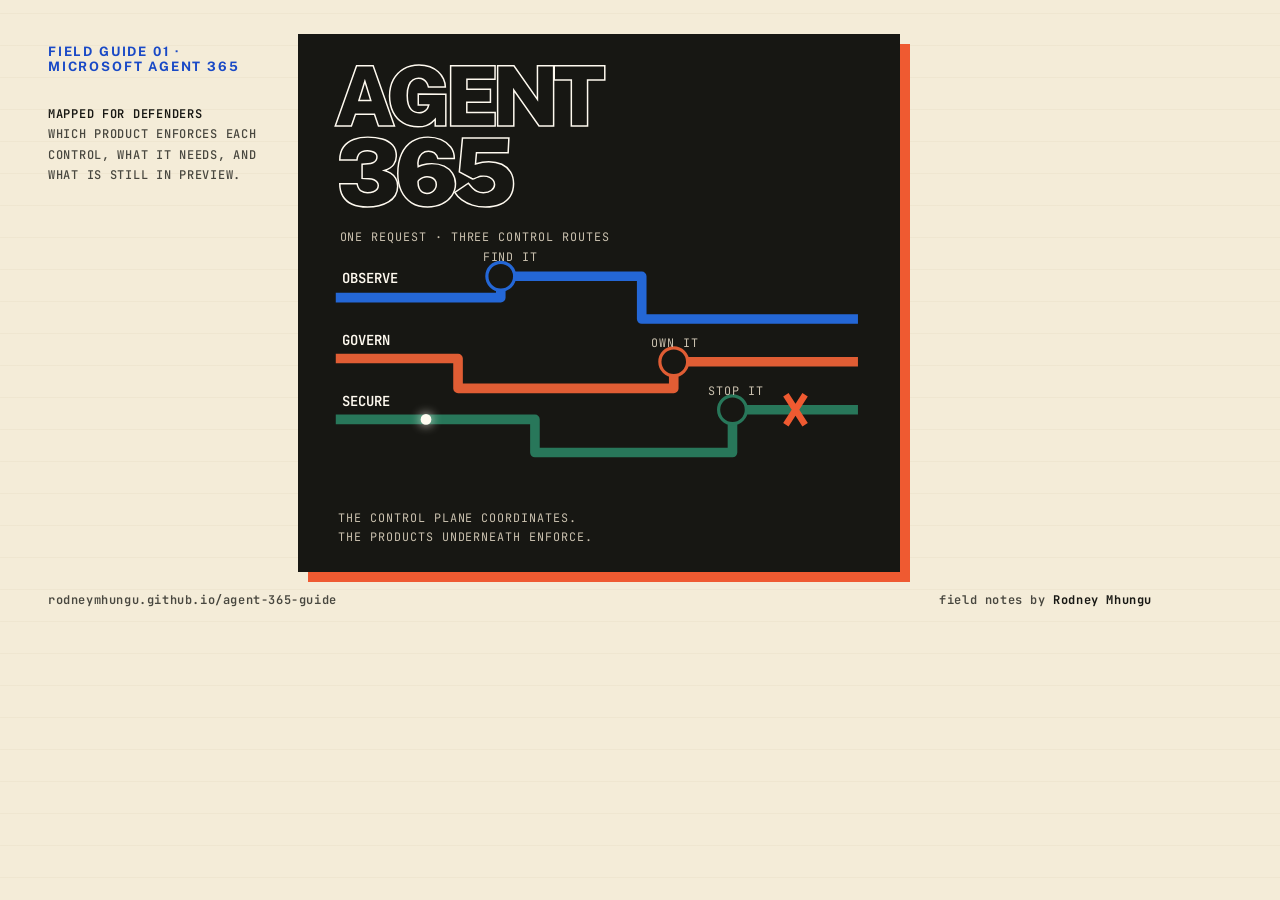
<file: scripts/og-card.html>
<!DOCTYPE html><html lang="en-GB"><head><meta charset="utf-8">
<link rel="preconnect" href="https://fonts.googleapis.com">
<link href="https://fonts.googleapis.com/css2?family=Public+Sans:wght@400;700;900&family=JetBrains+Mono:wght@400;500;600&display=swap" rel="stylesheet">
<style>
:root{--paper:#f4ecd8;--ink:#171713;--ink-2:#48473f;--rule:#c7b996;--accent:#1949c6;--signal:#ef5a31;--observe:#2467d6;--govern:#e05d34;--secure:#28775a;
--sans:"Public Sans","Segoe UI",Helvetica,Arial,sans-serif;--mono:"JetBrains Mono",ui-monospace,Consolas,monospace}
html,body{margin:0}
body{width:1200px;height:630px;overflow:hidden;position:relative;background-color:var(--paper);
background-image:linear-gradient(to bottom,transparent 31px,color-mix(in srgb,var(--rule) 22%,transparent) 32px);background-size:100% 32px;background-position:0 14px;font-family:var(--sans);color:var(--ink)}
.plate{position:absolute;left:298px;top:34px;width:598px;height:534px;border:2px solid var(--ink);background:#171713;box-shadow:10px 10px 0 var(--signal)}
.plate svg{display:block;width:100%;height:100%}
.plate text{font-family:var(--sans);fill:#fffaf0}
.plate .route-display{font-weight:900;letter-spacing:-.08em;fill:transparent;stroke:#fffaf0;stroke-width:1.4px}
.plate .route-small{font-family:var(--mono);font-size:11px;letter-spacing:.08em;text-transform:uppercase;fill:#c9c0ae}
.plate .route-label{font-family:var(--mono);font-size:13px;font-weight:600}
.route-line{fill:none;stroke-width:9;stroke-linecap:square;stroke-linejoin:round}
.route-line.observe{stroke:var(--observe)}.route-line.govern{stroke:var(--govern)}.route-line.secure{stroke:var(--secure)}
.route-node{fill:var(--ink);stroke-width:3}.route-node.observe{stroke:var(--observe)}.route-node.govern{stroke:var(--govern)}.route-node.secure{stroke:var(--secure)}
.route-runner{fill:#fffaf0;filter:drop-shadow(0 0 5px #fffaf0)}
.eyebrow{position:absolute;left:48px;top:44px;width:220px;line-height:1.5;font:700 13px var(--sans);letter-spacing:.14em;text-transform:uppercase;color:var(--accent)}
.side{position:absolute;left:48px;top:104px;width:220px;font:500 12px/1.7 var(--mono);color:var(--ink-2);text-transform:uppercase;letter-spacing:.06em}
.side b{display:block;color:var(--ink);font-weight:600}
.url{position:absolute;left:48px;bottom:22px;font:600 12px var(--mono);letter-spacing:.05em;color:var(--ink-2)}
.by{position:absolute;right:48px;bottom:22px;font:600 12px var(--mono);letter-spacing:.05em;color:var(--ink-2);text-align:right}
.by b{color:var(--ink)}
</style></head><body>
<div class="eyebrow">Field guide 01 · Microsoft Agent 365</div>
<div class="side"><b>mapped for defenders</b>which product enforces each control, what it needs, and what is still in preview.</div>
<div class="plate"><svg viewBox="0 0 560 500" role="img">
<text x="32" y="84" class="route-display" font-size="78">AGENT</text>
<text x="34" y="159" class="route-display" font-size="88">365</text>
<text x="37" y="192" class="route-small">one request · three control routes</text>
<path class="route-line observe" d="M38 245 H188 V225 H320 V265 H518"/>
<path class="route-line govern" d="M38 302 H148 V330 H350 V305 H518"/>
<path class="route-line secure" d="M38 359 H220 V390 H405 V350 H518"/>
<circle class="route-node observe" cx="188" cy="225" r="13"/>
<circle class="route-node govern" cx="350" cy="305" r="13"/>
<circle class="route-node secure" cx="405" cy="350" r="13"/>
<circle class="route-runner" cx="118" cy="359" r="5"/>
<text x="39" y="231" class="route-label">OBSERVE</text>
<text x="39" y="289" class="route-label">GOVERN</text>
<text x="39" y="346" class="route-label">SECURE</text>
<text x="171" y="211" class="route-small">find it</text>
<text x="329" y="291" class="route-small">own it</text>
<text x="382" y="336" class="route-small">stop it</text>
<path d="M455 336 l18 28 M473 336 l-18 28" stroke="#ef5a31" stroke-width="6"/>
<text x="36" y="455" class="route-small">the control plane coordinates.</text>
<text x="36" y="473" class="route-small">the products underneath enforce.</text>
</svg></div>
<div class="url">rodneymhungu.github.io/agent-365-guide</div>
<div class="by">field notes by <b>Rodney Mhungu</b></div>
</body></html>
</file>
<file: guide.css>
/* === TOKENS === */
:root{
  --paper:#fbfaf7;
  --paper-2:#f2f0ea;
  --paper-3:#e9e6de;
  --ink:#151a22;
  --ink-2:#4b5563;
  --ink-3:#7a8290;
  --rule:#d9d5cb;
  --accent:#0f4c81;
  --accent-2:#0b3a63;
  --accent-soft:#e6eef7;
  --ga:#1f6f43;      --ga-bg:#e4f1e8;
  --pre:#8a5a00;     --pre-bg:#fbefd6;
  --fro:#6b2fa0;     --fro-bg:#efe6f8;
  --road:#7a2e2e;    --road-bg:#f8e6e6;
  --code-bg:#f0eee8;
  --shadow:0 1px 0 rgba(21,26,34,.06), 0 8px 24px -16px rgba(21,26,34,.25);

  --serif:"Newsreader","Iowan Old Style","Palatino Linotype",Georgia,serif;
  --sans:"Public Sans","Segoe UI",Helvetica,Arial,sans-serif;
  --mono:"JetBrains Mono",ui-monospace,"Cascadia Mono",Consolas,monospace;

  --toc-w:270px;
  --measure:68ch;
  --gap:clamp(1rem,2vw,1.75rem);
}
@media (prefers-color-scheme: dark){
  :root:not([data-theme="light"]){
    --paper:#111418; --paper-2:#171b21; --paper-3:#1f242c;
    --ink:#ecebe6; --ink-2:#b8bcc4; --ink-3:#8b919b; --rule:#2b313a;
    --accent:#7fb3e6; --accent-2:#a9cdf2; --accent-soft:#182636;
    --ga:#7fd39c; --ga-bg:#14301f; --pre:#f2c56b; --pre-bg:#3a2a08;
    --fro:#c9a3f0; --fro-bg:#2c1a40; --road:#f0a3a3; --road-bg:#3d1c1c;
    --code-bg:#1a1f26; --shadow:0 1px 0 rgba(0,0,0,.3), 0 8px 24px -16px rgba(0,0,0,.7);
  }
}
:root[data-theme="dark"]{
  --paper:#111418; --paper-2:#171b21; --paper-3:#1f242c;
  --ink:#ecebe6; --ink-2:#b8bcc4; --ink-3:#8b919b; --rule:#2b313a;
  --accent:#7fb3e6; --accent-2:#a9cdf2; --accent-soft:#182636;
  --ga:#7fd39c; --ga-bg:#14301f; --pre:#f2c56b; --pre-bg:#3a2a08;
  --fro:#c9a3f0; --fro-bg:#2c1a40; --road:#f0a3a3; --road-bg:#3d1c1c;
  --code-bg:#1a1f26; --shadow:0 1px 0 rgba(0,0,0,.3), 0 8px 24px -16px rgba(0,0,0,.7);
}

/* === BASE === */
*,*::before,*::after{box-sizing:border-box}
html{scroll-behavior:auto;-webkit-text-size-adjust:100%;scroll-padding-top:5.5rem}
body{
  margin:0;background:var(--paper);color:var(--ink);
  font-family:var(--sans);font-size:clamp(.98rem,.93rem + .25vw,1.08rem);line-height:1.6;
  background-image:radial-gradient(rgba(21,26,34,.045) 1px,transparent 1px);
  background-size:22px 22px;
}
:root[data-theme="dark"] body{background-image:radial-gradient(rgba(255,255,255,.04) 1px,transparent 1px)}
@media (prefers-color-scheme: dark){:root:not([data-theme="light"]) body{background-image:radial-gradient(rgba(255,255,255,.04) 1px,transparent 1px)}}
a{color:var(--accent);text-decoration:underline;text-decoration-thickness:1px;text-underline-offset:.16em;text-decoration-color:color-mix(in srgb,var(--accent) 45%,transparent)}
a:hover{color:var(--accent-2);text-decoration-color:currentColor}
a:focus-visible,button:focus-visible,input:focus-visible{outline:2px solid var(--accent);outline-offset:2px;border-radius:2px}
h1,h2,h3,h4{font-family:var(--serif);font-weight:600;line-height:1.12;letter-spacing:-.012em;margin:0;color:var(--ink)}
h1{font-size:clamp(2.1rem,1.4rem + 3vw,3.6rem);font-weight:600}
h2{font-size:clamp(1.6rem,1.2rem + 1.5vw,2.3rem);margin-block:0 .8rem}
h3{font-size:clamp(1.22rem,1.05rem + .6vw,1.5rem);margin-block:2.2rem .6rem}
h4{font-size:1.05rem;font-family:var(--sans);font-weight:700;letter-spacing:.01em;margin-block:1.8rem .5rem;color:var(--ink)}
p{margin:0 0 1rem;max-width:var(--measure)}
ul,ol{margin:0 0 1.1rem;padding-inline-start:1.35rem;max-width:var(--measure)}
li{margin-block-end:.4rem}
strong{font-weight:600}
code{font-family:var(--mono);font-size:.88em;background:var(--code-bg);padding:.08em .38em;border-radius:3px}
pre{font-family:var(--mono);font-size:.88rem;background:var(--code-bg);border:1px solid var(--rule);border-radius:6px;padding:.9rem 1.1rem;overflow-x:auto;max-width:var(--measure);line-height:1.5}
pre code{background:none;padding:0}
hr{border:0;border-block-start:1px solid var(--rule);margin:0}
.muted{color:var(--ink-2)}

/* === STATUS === */
.badge{display:inline-block;font-family:var(--sans);font-size:.68rem;font-weight:700;letter-spacing:.08em;text-transform:uppercase;padding:.18em .55em;border-radius:3px;vertical-align:.18em;margin-inline-start:.45em;white-space:nowrap;border:1px solid transparent}
.st{font-weight:600;padding:.05em .3em;border-radius:3px}
.t-ga{color:var(--ga);background:var(--ga-bg)}
.t-preview{color:var(--pre);background:var(--pre-bg)}
.t-frontier{color:var(--fro);background:var(--fro-bg)}
.t-roadmap{color:var(--road);background:var(--road-bg)}
.legend{display:flex;flex-wrap:wrap;gap:.5rem 1.1rem;font-size:.8rem;color:var(--ink-2);margin-block:.4rem 0}
.legend .badge{margin:0 .35em 0 0}

/* === LAYOUT === */
.topbar{
  position:sticky;top:0;z-index:20;background:color-mix(in srgb,var(--paper) 88%,transparent);
  backdrop-filter:blur(10px);-webkit-backdrop-filter:blur(10px);border-block-end:1px solid var(--rule);
}
.topbar .in{display:flex;align-items:center;gap:1rem;padding:.55rem clamp(1rem,3vw,2rem);max-width:1400px;margin-inline:auto}
.brand{font-family:var(--serif);font-weight:700;font-size:1.05rem;text-decoration:none;color:var(--ink);letter-spacing:-.01em;white-space:nowrap}
.brand span{color:var(--accent)}
.count{font-size:.78rem;color:var(--ink-2);white-space:nowrap;min-width:6.5rem;text-align:right}
.toggle{display:inline-flex;align-items:center;gap:.5rem;font-size:.82rem;font-weight:600;color:var(--ink-2);cursor:pointer;user-select:none;white-space:nowrap}
.toggle input{appearance:none;width:34px;height:20px;border-radius:999px;background:var(--paper-3);border:1px solid var(--rule);position:relative;cursor:pointer;margin:0;transition:background .2s}
.toggle input::after{content:"";position:absolute;top:2px;left:2px;width:14px;height:14px;border-radius:50%;background:var(--ink-3);transition:transform .2s,background .2s}
.toggle input:checked{background:var(--ga-bg);border-color:var(--ga)}
.toggle input:checked::after{transform:translateX(14px);background:var(--ga)}
.theme-btn{font:inherit;font-size:.8rem;font-weight:600;color:var(--ink-2);background:none;border:1px solid var(--rule);border-radius:6px;padding:.35rem .6rem;cursor:pointer}
.theme-btn:hover{color:var(--ink);border-color:var(--ink-3)}

.shell{display:grid;grid-template-columns:var(--toc-w) minmax(0,1fr);gap:clamp(1.5rem,4vw,4rem);max-width:1400px;margin-inline:auto;padding:0 clamp(1rem,3vw,2rem)}
.toc{position:sticky;top:4.2rem;align-self:start;max-height:calc(100vh - 5rem);overflow:auto;padding:1.6rem 0 2rem;font-size:.86rem;scrollbar-width:thin}
.toc .k{font-family:var(--sans);font-size:.68rem;font-weight:700;letter-spacing:.12em;text-transform:uppercase;color:var(--ink-3);margin-block:0 .6rem}
.toc ol{list-style:none;margin:0;padding:0}
.toc li{margin:0}
.toc a{display:block;text-decoration:none;color:var(--ink-2);padding:.28rem .6rem .28rem .75rem;border-inline-start:2px solid transparent;line-height:1.35}
.toc a:hover{color:var(--ink);background:var(--paper-2)}
.toc a[aria-current="true"]{color:var(--accent);border-color:var(--accent);background:var(--accent-soft);font-weight:600}
.toc li.l2 > a{font-weight:600;color:var(--ink);margin-block-start:.5rem}
.toc li.l3 > a{padding-inline-start:1.5rem;font-size:.82rem}
.toc li.l2 > a[aria-current="true"]{color:var(--accent)}
.toc .num{display:inline-block;min-width:1.7em;color:var(--ink-3);font-family:var(--mono);font-size:.72rem}
.toc-toggle{display:none}

main{padding-block:2rem 5rem;min-width:0}
article section{scroll-margin-top:5rem}
section.top{padding-block:1rem 2.6rem;border-block-end:1px solid var(--rule);margin-block-end:2.4rem}
.block{padding-block:.5rem 2.6rem;border-block-end:1px solid var(--rule);margin-block-end:2.4rem}
.block:last-of-type{border:0}
.eyebrow{font-family:var(--sans);font-size:.72rem;font-weight:700;letter-spacing:.14em;text-transform:uppercase;color:var(--accent);margin-block:0 .6rem}
.lede{font-family:var(--serif);font-size:clamp(1.15rem,1rem + .6vw,1.42rem);line-height:1.45;color:var(--ink-2);max-width:60ch;margin-block:1rem 0}
.meta{display:flex;flex-wrap:wrap;gap:.6rem 1.4rem;font-size:.8rem;color:var(--ink-2);margin-block-start:1.6rem}
.meta b{color:var(--ink);font-weight:600}

/* Section head */
.shead{display:grid;grid-template-columns:auto 1fr;gap:1.1rem;align-items:baseline;margin-block-end:1.1rem}
.shead .n{font-family:var(--serif);font-size:clamp(2.2rem,1.6rem + 2.6vw,3.6rem);font-weight:600;color:var(--ink-3);line-height:.9;letter-spacing:-.03em}

/* Tables */
.tbl{overflow-x:auto;margin:1.2rem 0 1.6rem;border:1px solid var(--rule);border-radius:6px;background:var(--paper-2);box-shadow:var(--shadow)}
.tbl.wide table{min-width:760px} /* five-column lookups scroll inside the frame on a phone instead of squeezing */
table{width:100%;border-collapse:collapse;font-size:.9rem}
th,td{text-align:left;padding:.55rem .75rem;border-block-end:1px solid var(--rule);vertical-align:top}
th{font-family:var(--sans);font-size:.7rem;letter-spacing:.09em;text-transform:uppercase;color:var(--ink-2);background:var(--paper-3);font-weight:700}
tbody tr:last-child td{border:0}
td.y{color:var(--ga);font-weight:600}
td.n{color:var(--ink-3)}

/* Callouts */
.note{border-inline-start:3px solid var(--accent);background:var(--accent-soft);padding:.8rem 1rem;border-radius:0 6px 6px 0;margin:1.2rem 0;max-width:var(--measure);font-size:.95rem}
.note p:last-child{margin:0}

/* Figures */
figure{margin:1.6rem 0 2rem;max-width:min(100%,900px)}
figure .frame{border:1px solid var(--rule);border-radius:8px;background:var(--paper-2);padding:clamp(.6rem,1.5vw,1.2rem);box-shadow:var(--shadow)}
figure svg{width:100%;height:auto;display:block}
figcaption{font-size:.84rem;color:var(--ink-2);margin-block-start:.6rem;padding-inline-start:.7rem;border-inline-start:2px solid var(--rule)}
figcaption b{color:var(--ink);font-weight:600}
svg text{font-family:var(--sans);fill:var(--ink)}
svg .d{font-weight:700}
svg .m{fill:var(--ink-2)}
svg .s{fill:var(--ink-3)}
svg .st{stroke:var(--ink);fill:none;stroke-width:1.5}
svg .st2{stroke:var(--rule);fill:none;stroke-width:1}
svg .ac{stroke:var(--accent);fill:none;stroke-width:1.5}
svg .fa{fill:var(--accent)}
svg .fs{fill:var(--paper-3)}
svg .fp{fill:var(--paper)}
svg .fga{fill:var(--ga-bg)} svg .fpre{fill:var(--pre-bg)} svg .froad{fill:var(--road-bg)}
svg .tga{fill:var(--ga)} svg .tpre{fill:var(--pre)} svg .troad{fill:var(--road)}
svg .on{fill:#fff}
svg .dash{stroke:var(--ink-3);stroke-dasharray:4 4;fill:none;stroke-width:1.2}
svg .arr{stroke:var(--ink-2);fill:none;stroke-width:1.5;marker-end:url(#ah)}
svg .arra{stroke:var(--accent);fill:none;stroke-width:1.6;marker-end:url(#aha)}

/* Checklist */
.check{list-style:none;padding:0;counter-reset:c;max-width:var(--measure)}
.check li{counter-increment:c;display:grid;grid-template-columns:2.6rem 1fr;gap:.7rem;padding-block:.7rem;border-block-start:1px solid var(--rule);margin:0}
.check li::before{content:counter(c,decimal-leading-zero);font-family:var(--serif);font-size:1.3rem;font-weight:600;color:var(--accent);line-height:1.2}
.check li:last-child{border-block-end:1px solid var(--rule)}

/* Footer */
footer{border-block-start:1px solid var(--rule);padding-block:2rem 3rem;font-size:.86rem;color:var(--ink-2)}
footer .in{max-width:1400px;margin-inline:auto;padding-inline:clamp(1rem,3vw,2rem);display:grid;grid-template-columns:var(--toc-w) 1fr;gap:clamp(1.5rem,4vw,4rem)}
footer ul{padding-inline-start:1.1rem}
footer li{margin-block-end:.3rem}

/* Filter / search states */
.is-hidden{display:none !important}
mark{background:var(--pre-bg);color:inherit;padding:0 .1em;border-radius:2px}

/* Motion */
@keyframes rise{from{opacity:0;transform:translateY(12px)}to{opacity:1;transform:none}}
section.top > *{animation:rise .6s cubic-bezier(.2,.7,.2,1) both}
section.top > *:nth-child(2){animation-delay:.08s}
section.top > *:nth-child(3){animation-delay:.16s}
section.top > *:nth-child(4){animation-delay:.24s}
@media (prefers-reduced-motion: reduce){*,*::before,*::after{animation:none !important;transition:none !important;scroll-behavior:auto !important}}

/* Responsive */
@media (max-width: 960px){
  .shell,footer .in{grid-template-columns:1fr}
  .toc{position:static;max-height:none;padding:1rem;border:1px solid var(--rule);border-radius:8px;background:var(--paper-2);margin-block-start:1.2rem}
  .toc-toggle{display:block;font:inherit;font-size:.85rem;font-weight:600;background:var(--paper-2);border:1px solid var(--rule);border-radius:6px;padding:.5rem .8rem;color:var(--ink);cursor:pointer;width:100%;text-align:left;margin-block-start:1rem}
  .toc[hidden]{display:none}
  .topbar .in{flex-wrap:wrap;gap:.6rem}
  .count{display:none}
}
@media print{
  .topbar,.toc,.toc-toggle,.theme-btn{display:none !important}
  .shell,footer .in{grid-template-columns:1fr}
  body{background:#fff;color:#000}
  a{text-decoration:none;color:#000}
  .is-hidden{display:block !important}
  .block{break-inside:avoid-page}
}
/* === VISUAL LAYER === */
:root{--hand:"Caveat","Segoe Print","Bradley Hand",cursive;--tc:#1f6f43;--t1:#b26a00;--tr:#0f4c81}
.shot .frame{padding:0;overflow:hidden}
.shot .imgwrap{position:relative}
.shot img{display:block;width:100%;height:auto}
.shot .co{position:absolute;transform:translate(-50%,-50%);width:1.5rem;height:1.5rem;border-radius:50%;background:var(--accent);color:#fff;font:700 .8rem/1.5rem var(--sans);text-align:center;box-shadow:0 0 0 3px rgba(255,255,255,.85),0 2px 8px rgba(0,0,0,.35)}
.colist{display:block;margin-block-start:.3rem}.colist b{display:inline-block;width:1.15rem;height:1.15rem;border-radius:50%;background:var(--accent);color:#fff;font-size:.68rem;line-height:1.15rem;text-align:center;margin:0 .3em 0 .6em}
.src{display:block;font-size:.78rem;color:var(--ink-3);margin-block-start:.25rem}
.src code{font-size:.72rem}
.strip{display:grid;gap:var(--gap);margin:1.2rem 0 1.6rem;max-width:min(100%,900px)}
.strip.c2{grid-template-columns:repeat(2,minmax(0,1fr))}.strip.c3{grid-template-columns:repeat(3,minmax(0,1fr))}
.strip figure{margin:0}
@media (max-width:700px){.strip.c2,.strip.c3{grid-template-columns:1fr}}
.small{font-size:.8rem}
/* steppers */
.stepper .steps{display:flex;align-items:center;gap:.5rem;margin-block-start:.6rem;flex-wrap:wrap}
.sbtn{font:600 .8rem var(--sans);padding:.4rem .75rem;border:1px solid var(--rule);border-radius:6px;background:var(--paper-2);color:var(--ink);cursor:pointer}
.sbtn:hover{border-color:var(--ink-3)}.sbtn[disabled]{opacity:.45;cursor:default}
.scount{font-family:var(--mono);font-size:.75rem;color:var(--ink-3);min-width:3.5em;text-align:center}
.stepper [data-step]{opacity:0;transition:opacity .35s}
.stepper [data-step].on{opacity:1}
.stepper [data-step].now .pulse{animation:pulse 1.2s ease-in-out infinite}
@keyframes pulse{0%,100%{opacity:1}50%{opacity:.35}}
.stepper .stext{display:block;margin-block-start:.35rem;color:var(--ink);font-weight:500}
.stepper img[data-step]{position:absolute;inset:0;width:100%;height:100%;object-fit:contain}
.stepper .imgstage{position:relative;aspect-ratio:16/9;background:var(--paper-3)}
/* layered map (chapter 4): three bands, no interaction */
.lmap{max-width:min(100%,960px)}
.lmap .frame{padding:0;overflow:hidden}
.lmap .band{display:grid;grid-template-columns:10rem minmax(0,1fr);border-block-end:1px solid var(--rule)}
.lmap .band:last-child{border-block-end:0}
.lmap .k{margin:0;padding:.85rem .9rem;font:700 .66rem var(--mono);letter-spacing:.1em;text-transform:uppercase;color:var(--ink-3);border-inline-end:1px solid var(--rule);display:flex;flex-direction:column;gap:.35rem;max-width:none}
.lmap .k small{font:500 .66rem var(--mono);letter-spacing:.02em;text-transform:none;color:var(--ink-2);line-height:1.4}
.lmap ul{list-style:none;margin:0;padding:.7rem;display:grid;gap:.55rem;max-width:none}
.lmap .run ul{grid-template-columns:repeat(4,minmax(0,1fr))}
.lmap .plane ul{grid-template-columns:repeat(3,minmax(0,1fr))}
.lmap .enforce ul{grid-template-columns:repeat(5,minmax(0,1fr))}
.lmap li{background:var(--paper);border:1px solid var(--rule);border-radius:6px;padding:.6rem .7rem;font-size:.8rem;line-height:1.4;color:var(--ink-2);display:flex;flex-direction:column;gap:.25rem}
.lmap li b{color:var(--ink);font-size:.88rem}
.lmap li i{font:600 .62rem var(--mono);font-style:normal;letter-spacing:.08em;text-transform:uppercase;color:var(--accent)}
.lmap li .reach{margin-block-start:auto;padding-block-start:.35rem;border-block-start:1px dashed var(--rule);color:var(--ink);font-size:.78rem}
.lmap li .badge{margin-inline-start:.2em;vertical-align:.1em}
.lmap .plane{background:var(--accent-soft)}
.lmap .plane li{border-color:color-mix(in srgb,var(--accent) 35%,var(--rule))}
.lmap .plane li b{color:var(--accent-2)}
.lmap .enforce li{border-block-start:3px solid var(--ink)}
@media (max-width:860px){.lmap .run ul,.lmap .enforce ul{grid-template-columns:repeat(2,minmax(0,1fr))}}
@media (max-width:620px){.lmap .band{grid-template-columns:1fr}.lmap .k{border-inline-end:0;border-block-end:1px solid var(--rule);padding:.6rem .8rem}.lmap .plane ul,.lmap .run ul,.lmap .enforce ul{grid-template-columns:1fr}}
/* CA explorer */
.ca .pat{display:flex;gap:.5rem;flex-wrap:wrap;margin-block-end:.6rem}
.pat button,.plan button,.tscen button{font:600 .82rem var(--sans);padding:.45rem .9rem;border:1px solid var(--rule);border-radius:999px;background:var(--paper-2);color:var(--ink);cursor:pointer}
.pat button[aria-pressed=true],.plan button[aria-pressed=true],.tscen button[aria-pressed=true]{background:var(--accent);border-color:var(--accent);color:#fff}
.ca svg .box{transition:opacity .25s}
.ca svg .subj rect{stroke:var(--accent);stroke-width:2.5}
.ca svg .off{opacity:.22}
.ca .capanel{display:grid;grid-template-columns:repeat(3,minmax(0,1fr));gap:.6rem;margin-block-start:.6rem;font-size:.86rem}
.ca .capanel div{background:var(--paper-2);border:1px solid var(--rule);border-radius:6px;padding:.55rem .7rem}
.ca .capanel b{display:block;font-size:.68rem;letter-spacing:.09em;text-transform:uppercase;color:var(--ink-3);margin-block-end:.2rem}
@media (max-width:700px){.ca .capanel{grid-template-columns:1fr}}
/* plan selector */
.plan{display:flex;gap:.5rem;flex-wrap:wrap;align-items:center;margin:.6rem 0 .2rem}
.plan .planmsg{font-size:.86rem;color:var(--ink-2);flex-basis:100%}
tr.unlock td{background:color-mix(in srgb,var(--ga-bg) 70%,transparent)}
tr.locked td{color:var(--ink-3)}
tr.locked td.y{color:var(--ink-3);font-weight:400}
/* terminal */
.term{border:1px solid var(--rule);border-radius:8px;overflow:hidden;background:#0f1216;color:#d9dde3;font-family:var(--mono);font-size:.82rem;line-height:1.55;max-width:min(100%,900px);margin:1.2rem 0;box-shadow:var(--shadow)}
.term .tbar{display:flex;align-items:center;gap:.5rem;padding:.45rem .8rem;background:#1a1f26;color:#9aa3ad;font-family:var(--sans);font-size:.76rem;border-block-end:1px solid #2a3038}
.term .tbar i{width:10px;height:10px;border-radius:50%;background:#3a4149;display:inline-block}
.term .tbody{padding:.9rem 1rem;min-height:15rem;white-space:pre-wrap;word-break:break-word}
.term .l{display:block;opacity:0;transform:translateY(3px);transition:opacity .25s,transform .25s}
.term .l.on{opacity:1;transform:none}
.term .u{color:#7fb3e6}.term .ok{color:#7fd39c}.term .bad{color:#f28b82;font-weight:600}.term .dim{color:#7a8290}.term .soc{color:#f2c56b}
.term .toast{display:inline-block;margin:.5rem 0 0;padding:.6rem .8rem;border-radius:6px;background:#f4f4f1;color:#151a22;font-family:var(--sans);font-size:.8rem;box-shadow:0 6px 20px rgba(0,0,0,.45);max-width:26rem;border-inline-start:4px solid var(--accent)}
.term .toast b{display:block;font-size:.72rem;color:#4b5563;margin-block-end:.15rem}
.tctl{display:flex;gap:.5rem;flex-wrap:wrap;align-items:center;margin-block-start:.6rem}
.tscen{display:flex;gap:.4rem;flex-wrap:wrap}
/* video */
.yt{display:grid;grid-template-columns:minmax(0,1.3fr) minmax(0,1fr);gap:1rem;border:1px solid var(--rule);border-radius:8px;background:var(--paper-2);padding:.8rem;margin:1.2rem 0 1.6rem;max-width:min(100%,900px);box-shadow:var(--shadow)}
.yt .ytframe{position:relative;aspect-ratio:16/9;background:#000;border-radius:6px;overflow:hidden}
.yt .ytframe img{width:100%;height:100%;object-fit:cover;display:block;opacity:.9}
.yt .ytframe iframe{position:absolute;inset:0;width:100%;height:100%;border:0}
.ytplay{position:absolute;inset:0;background:none;border:0;cursor:pointer}
.ytplay span{position:absolute;left:50%;top:50%;width:64px;height:44px;transform:translate(-50%,-50%);background:var(--accent);border-radius:10px;box-shadow:0 4px 14px rgba(0,0,0,.4)}
.ytplay span::after{content:"";position:absolute;left:26px;top:12px;border-style:solid;border-width:10px 0 10px 18px;border-color:transparent transparent transparent #fff}
.ytplay:hover span{background:var(--accent-2)}
.ytt{font-weight:600;margin:0 0 .4rem;font-size:.95rem}
.chapters{display:flex;flex-direction:column;gap:.25rem;margin-block-end:.5rem}
.chapters button{font:500 .8rem var(--sans);text-align:left;padding:.3rem .55rem;border:1px solid var(--rule);border-radius:5px;background:var(--paper);color:var(--ink);cursor:pointer}
.chapters button:hover{border-color:var(--accent);color:var(--accent)}
@media (max-width:700px){.yt{grid-template-columns:1fr}}
/* sketches */
.sketch{font-family:var(--hand)}
.sketch .frame{background:var(--paper);background-image:radial-gradient(rgba(21,26,34,.07) 1px,transparent 1px);background-size:14px 14px}
svg .hand{font-family:var(--hand);fill:var(--ink)}
svg .halo{paint-order:stroke;stroke:var(--paper);stroke-width:5px;stroke-linejoin:round}
svg .ink{stroke:var(--ink);fill:none;stroke-width:2.2;stroke-linecap:round;stroke-linejoin:round}
svg .inkthin{stroke:var(--ink);fill:none;stroke-width:1.4;stroke-linecap:round;stroke-linejoin:round}
svg .red{stroke:var(--road);fill:none;stroke-width:2.2;stroke-linecap:round}
.shot.narrow{max-width:560px}
/* MCP toggle */
.mcp .swap{display:flex;gap:.5rem;margin-block-start:.6rem}
.mcp svg .allow,.mcp svg .block{transition:opacity .3s}
.mcp[data-mode=allow] svg .block,.mcp[data-mode=block] svg .allow{opacity:0}
/* timeline */
.timeline svg text{font-size:11px}
@media (prefers-reduced-motion: reduce){.stepper [data-step]{transition:none}.term .l{transition:none}}

/* === ROUTED FIELD MANUAL === */
:root{
  --paper:#f4ecd8;--paper-2:#fffaf0;--paper-3:#e9ddc3;
  --ink:#171713;--ink-2:#48473f;--ink-3:#777163;--rule:#c7b996;
  --accent:#1949c6;--accent-2:#0f318d;--accent-soft:#dfe6fa;
  --signal:#ef5a31;--observe:#2467d6;--govern:#e05d34;--secure:#28775a;
  --ga:#286e50;--ga-bg:#dbe9dc;--pre:#8a5700;--pre-bg:#f6dfaa;
  --fro:#64328f;--fro-bg:#eadcf1;--road:#8b3434;--road-bg:#efd8d2;
  --code-bg:#e9dfc9;--shadow:none;--hand:var(--sans);--header-h:5rem;
}
@media (prefers-color-scheme:dark){
  :root:not([data-theme="light"]){
    --paper:#171713;--paper-2:#222119;--paper-3:#302e24;--ink:#f5eedc;
    --ink-2:#d0c7b4;--ink-3:#9b927f;--rule:#534d3e;--accent:#7fa1ff;
    --accent-2:#b4c4ff;--accent-soft:#202c51;--signal:#ff7953;
    --observe:#7fa1ff;--govern:#ff7953;--secure:#6fc49b;--code-bg:#28261e;
  }
}
:root[data-theme="dark"]{
  --paper:#171713;--paper-2:#222119;--paper-3:#302e24;--ink:#f5eedc;
  --ink-2:#d0c7b4;--ink-3:#9b927f;--rule:#534d3e;--accent:#7fa1ff;
  --accent-2:#b4c4ff;--accent-soft:#202c51;--signal:#ff7953;
  --observe:#7fa1ff;--govern:#ff7953;--secure:#6fc49b;--code-bg:#28261e;
}

body{
  background-color:var(--paper);
  background-image:linear-gradient(to bottom,transparent 31px,color-mix(in srgb,var(--rule) 22%,transparent) 32px);
  background-size:100% 32px;background-position:0 5rem;
}
html{scroll-padding-top:calc(var(--header-h) + 1rem)}
html.no-smooth{scroll-behavior:auto}
article section{scroll-margin-top:0}
:root[data-theme="dark"] body{background-image:linear-gradient(to bottom,transparent 31px,color-mix(in srgb,var(--rule) 24%,transparent) 32px)}
@media (prefers-color-scheme:dark){:root:not([data-theme="light"]) body{background-image:linear-gradient(to bottom,transparent 31px,color-mix(in srgb,var(--rule) 24%,transparent) 32px)}}

a{text-decoration-thickness:1.5px;text-decoration-color:color-mix(in srgb,var(--accent) 60%,transparent)}
.topbar{background:color-mix(in srgb,var(--paper-2) 94%,transparent);border-block-end:2px solid var(--ink);backdrop-filter:none;-webkit-backdrop-filter:none}
.topbar .in{max-width:1520px;padding:.65rem clamp(1rem,3vw,2.25rem);gap:.8rem}
.brand{font-family:var(--mono);font-size:.78rem;text-transform:uppercase;letter-spacing:.08em}
.theme-btn{border-color:var(--ink);border-radius:0;background-color:var(--paper-2)}
.toggle input{border-radius:0;border-color:var(--ink);background:var(--paper-3)}
.toggle input::after{border-radius:0;background:var(--ink)}
.theme-btn{min-height:36px}

.shell{grid-template-columns:245px minmax(0,1fr);max-width:1520px;gap:clamp(2rem,5vw,5rem);padding-inline:clamp(1rem,3vw,2.25rem)}
.toc{top:var(--header-h);max-height:calc(100vh - var(--header-h) - 1rem);padding:1.8rem 0 2rem .8rem;background-image:linear-gradient(var(--observe),var(--observe)),linear-gradient(var(--govern),var(--govern)),linear-gradient(var(--secure),var(--secure));background-size:2px 100%,2px 100%,2px 100%;background-position:0 0,4px 0,8px 0;background-repeat:no-repeat}
.toc .k{color:var(--ink);font-family:var(--mono)}
.toc a{border-radius:0;padding-block:.34rem}
.toc a[aria-current="true"]{background:var(--paper-2);box-shadow:3px 3px 0 var(--ink);border-color:var(--accent)}
main{max-width:1080px;padding-block:2.25rem 6rem}

section.top{padding:clamp(1.5rem,4vw,4rem) 0 3.5rem;border-block-end:3px solid var(--ink);margin-block-end:4rem}
section.top > *{animation:none}
.hero-layout{display:grid;grid-template-columns:minmax(0,1.05fr) minmax(340px,.95fr);gap:clamp(2rem,5vw,5rem);align-items:center}
.hero-copy{min-width:0}
.eyebrow{font-family:var(--mono);font-size:.68rem;color:var(--accent);letter-spacing:.12em;margin-block-end:1rem}
.hero-title{font-family:var(--sans);font-size:clamp(3.35rem,2rem + 4.8vw,6.4rem);line-height:.84;letter-spacing:-.072em;text-wrap:balance}
.hero-title .product{display:block;color:var(--paper);-webkit-text-stroke:clamp(1.2px,.03em,2.4px) var(--ink);paint-order:stroke fill;text-shadow:4px 4px 0 var(--signal);text-transform:uppercase;font-weight:900;letter-spacing:-.085em}
.hero-title .claim{display:block;font-family:var(--serif);font-weight:500;font-size:.54em;line-height:1.02;letter-spacing:-.035em;margin-block-start:.24em;max-width:12ch}
.lede{font-family:var(--sans);font-size:clamp(1.08rem,.98rem + .45vw,1.35rem);line-height:1.5;color:var(--ink);margin-block:1.4rem 0;max-width:54ch}
.hero-actions{display:flex;gap:.7rem;flex-wrap:wrap;margin-block-start:1.6rem}
.hero-actions a{display:inline-flex;align-items:center;min-height:44px;padding:.55rem .85rem;border:2px solid var(--ink);background:var(--ink);color:var(--paper-2);font:700 .78rem var(--mono);text-transform:uppercase;letter-spacing:.04em;text-decoration:none;box-shadow:4px 4px 0 var(--signal)}
.hero-actions a + a{background:var(--paper-2);color:var(--ink);box-shadow:4px 4px 0 var(--accent)}
.hero-actions a:hover{transform:translate(-1px,-1px);box-shadow:6px 6px 0 var(--signal)}
.hero-actions a + a:hover{box-shadow:6px 6px 0 var(--accent)}

.route-plate{margin:0;max-width:none;align-self:stretch}
.route-plate .plate{height:auto;min-height:0;aspect-ratio:560/500;border:2px solid var(--ink);background:#171713;box-shadow:8px 8px 0 var(--signal);overflow:hidden}
.route-plate svg{display:block;width:100%;height:100%;min-height:0}
.route-plate text{font-family:var(--sans);fill:#fffaf0}
.route-plate .route-display{font-weight:900;letter-spacing:-.08em;fill:transparent;stroke:#fffaf0;stroke-width:1.4px}
.route-plate .route-small{font-family:var(--mono);font-size:11px;letter-spacing:.08em;text-transform:uppercase;fill:#c9c0ae}
.route-plate .route-label{font-family:var(--mono);font-size:13px;font-weight:600}
.route-line{fill:none;stroke-width:9;stroke-linecap:square;stroke-linejoin:round;stroke-dasharray:720;stroke-dashoffset:720;animation:route-draw 1.4s cubic-bezier(.3,.7,.2,1) forwards}
.route-line.observe{stroke:var(--observe);animation-delay:.15s}.route-line.govern{stroke:var(--govern);animation-delay:.35s}.route-line.secure{stroke:var(--secure);animation-delay:.55s}
.route-node{fill:var(--ink);stroke-width:3}.route-node.observe{stroke:var(--observe)}.route-node.govern{stroke:var(--govern)}.route-node.secure{stroke:var(--secure)}
.route-runner{fill:#fffaf0;filter:drop-shadow(0 0 5px #fffaf0)}
@keyframes route-draw{to{stroke-dashoffset:0}}
.route-plate figcaption{border:0;padding:1rem 0 0;font-family:var(--mono);font-size:.72rem;color:var(--ink-2)}

.field-stats{display:grid;grid-template-columns:repeat(4,minmax(0,1fr));border:2px solid var(--ink);margin-block-start:2.5rem;background:var(--paper-2)}
.field-stats span{display:flex;flex-direction:column;padding:.8rem 1rem;border-inline-end:1px solid var(--ink);font:500 .68rem var(--mono);text-transform:uppercase;letter-spacing:.05em;color:var(--ink-2)}
.field-stats span:last-child{border:0}.field-stats b{font:800 1.4rem var(--sans);letter-spacing:-.03em;color:var(--ink);text-transform:none}
.guide-notes{border-block-end:1px solid var(--rule);padding:.8rem 0;margin-block-start:.8rem;max-width:100%}
.guide-notes summary{cursor:pointer;font:600 .72rem var(--mono);text-transform:uppercase;letter-spacing:.06em;color:var(--ink-2)}
.guide-notes .changes{margin:.8rem 0 0;padding-inline-start:1.1rem;max-width:80ch}.guide-notes .changes li{margin-block-end:.4rem}.guide-notes .changes b{font:600 .72rem var(--mono);color:var(--ink-2);margin-inline-end:.4rem}
.guide-notes .legend{margin-block-start:1rem}.guide-notes .source-note{margin-block:.8rem 0;max-width:80ch}

.block{position:relative;padding-block:1rem 4.5rem;border-block-end:2px solid var(--ink);margin-block-end:4rem}
.shead{grid-template-columns:4rem minmax(0,1fr);gap:1.25rem;align-items:start;margin-block-end:1.8rem}
.shead .n{font-family:var(--mono);font-size:clamp(2rem,1.5rem + 2vw,3.2rem);font-weight:500;color:var(--accent);line-height:1;border-block-start:5px solid currentColor;padding-block-start:.35rem}
.shead h2{font-family:var(--sans);font-size:clamp(2.15rem,1.35rem + 2.2vw,3.7rem);font-weight:800;letter-spacing:-.055em;line-height:.98;max-width:19ch;text-wrap:balance}
.chapter-mark{font:700 .68rem var(--mono);letter-spacing:.14em;text-transform:uppercase;margin:0 0 .55rem;color:var(--ink-2)}
#s5 .shead .n,#s5 .chapter-mark{color:var(--observe)}#s6 .shead .n,#s6 .chapter-mark{color:var(--govern)}#s7 .shead .n,#s7 .chapter-mark{color:var(--secure)}
#s5,#s6,#s7{border-block-start:10px solid var(--ink);padding-block-start:2rem}#s5{border-block-start-color:var(--observe)}#s6{border-block-start-color:var(--govern)}#s7{border-block-start-color:var(--secure)}
h3{font-family:var(--sans);font-weight:750;letter-spacing:-.025em;line-height:1.12;margin-block:3rem .8rem;max-width:28ch}
h4{font-family:var(--mono);font-size:.78rem;text-transform:uppercase;letter-spacing:.08em}

.operator-note{position:relative;margin:2rem 0;max-width:var(--measure);padding:1.1rem 1.2rem 1rem 1.5rem;border:2px solid var(--ink);background:var(--paper-2);box-shadow:6px 6px 0 var(--signal);transform:rotate(-.3deg)}
.operator-note::before{content:"";position:absolute;width:2.5rem;height:.65rem;top:-.45rem;left:2rem;background:color-mix(in srgb,var(--accent) 55%,transparent);transform:rotate(-4deg)}
.operator-note .label{display:block;font:600 .66rem var(--mono);letter-spacing:.09em;text-transform:uppercase;color:var(--signal);margin-block-end:.35rem}
.operator-note strong{display:block;font-family:var(--serif);font-size:1.45rem;line-height:1.1;margin-block-end:.4rem}

.badge{border:1px solid currentColor;border-radius:0;background:transparent;box-shadow:2px 2px 0 currentColor;font-family:var(--mono);letter-spacing:.04em}
.st{border-radius:0;border-block-end:2px solid currentColor;background:transparent}
.tbl{position:relative;border:2px solid var(--ink);border-radius:0;background:var(--paper-2);box-shadow:6px 6px 0 var(--ink)}
th{font-family:var(--mono);background:var(--ink);color:var(--paper-2)}
figure .frame{border:2px solid var(--ink);border-radius:0;background:var(--paper-2);box-shadow:6px 6px 0 color-mix(in srgb,var(--ink) 22%,transparent)}
figcaption{font-family:var(--mono);font-size:.75rem;line-height:1.55;border-color:var(--signal)}
.note{border:2px solid var(--ink);border-inline-start:8px solid var(--accent);border-radius:0;background:var(--paper-2);box-shadow:4px 4px 0 var(--accent)}
.check li::before{font-family:var(--mono);color:var(--signal)}

.sbtn,.pat button,.plan button,.tscen button,.chapters button{border:1.5px solid var(--ink);border-radius:0;background:var(--paper-2);box-shadow:2px 2px 0 var(--ink)}
.sbtn:active,.pat button:active,.plan button:active,.tscen button:active,.chapters button:active{transform:translate(2px,2px);box-shadow:none}
.pat button[aria-pressed=true],.plan button[aria-pressed=true],.tscen button[aria-pressed=true]{background:var(--ink);border-color:var(--ink);color:var(--paper-2)}
.stepper>.frame,.ca>.frame,.mcp>.frame{box-shadow:7px 7px 0 var(--accent)}
.ca .capanel div{border-radius:0;border:1.5px solid var(--ink);background:var(--paper-2)}
.term{border:2px solid var(--ink);border-radius:0;box-shadow:7px 7px 0 var(--signal)}

.yt{position:relative;grid-template-columns:minmax(0,1.25fr) minmax(260px,.75fr);gap:0;border:2px solid #151a22;border-radius:0;background:#151a22;color:#fffaf0;padding:0;box-shadow:8px 8px 0 var(--signal)}
.yt::before{content:"WATCH / REFERENCE VIDEO";position:absolute;z-index:2;top:0;left:0;padding:.35rem .55rem;background:var(--signal);color:#fff;font:600 .62rem var(--mono);letter-spacing:.08em}
.yt .ytframe{border-radius:0}.ytmeta{padding:1rem 1rem 1.1rem}.ytt{font-family:var(--serif);font-size:1.2rem;line-height:1.05;color:#fffaf0}
.yt .muted{color:#bfb8aa}.chapters button{background:#23231e;color:#fffaf0;border-color:#777064;box-shadow:none;min-height:38px}.chapters button:hover{border-color:var(--signal);color:#fffaf0}
.watchlink{display:inline-flex;align-items:center;min-height:36px;margin-block-start:.35rem;color:#fffaf0;font:600 .7rem var(--mono);text-transform:uppercase;letter-spacing:.05em;text-decoration-color:var(--signal)}
.sketch .frame{background-color:var(--paper-2);background-image:linear-gradient(to bottom,transparent 19px,color-mix(in srgb,var(--rule) 30%,transparent) 20px);background-size:100% 20px}
svg .hand{font-family:var(--sans);font-style:italic;font-weight:650;letter-spacing:-.02em}

footer{border-block-start:8px solid var(--ink);background:var(--paper-2)}

@media (max-width:1100px){
  .hero-layout{grid-template-columns:1fr}.field-stats{grid-template-columns:repeat(2,1fr)}.field-stats span:nth-child(2){border-inline-end:0}.field-stats span:nth-child(-n+2){border-block-end:1px solid var(--ink)}
}
@media (max-width:960px){
  .topbar .in{display:grid;grid-template-columns:minmax(0,1fr) auto auto auto;gap:.55rem .6rem;align-items:center}
  .brand{grid-column:1;grid-row:1}.count{display:none}.toc-toggle{display:inline-flex;align-items:center;justify-content:center;grid-column:3;grid-row:1;width:auto;min-height:38px;margin:0;padding:.38rem .6rem;border:1.5px solid var(--ink);border-radius:0;background:var(--paper-2);font:700 .68rem var(--mono);text-transform:uppercase;letter-spacing:.04em}
  .theme-btn{grid-column:4;grid-row:1;min-width:38px;font-size:0;padding:.3rem}.theme-btn::after{content:"◐";font-size:1rem}
  .toggle{grid-column:2;grid-row:1;font-size:.72rem}
  .shell,footer .in{grid-template-columns:1fr}
  .toc{position:fixed;inset:var(--header-h) .7rem .7rem .7rem;align-self:stretch;z-index:30;max-height:none;margin:0;padding:1.2rem 1rem 2rem 1.8rem;border:2px solid var(--ink);border-radius:0;background-color:var(--paper-2);box-shadow:8px 8px 0 var(--signal);overflow-y:auto;overscroll-behavior:contain}
  .toc a{min-height:40px;display:flex;align-items:center}.toc[hidden]{display:none}
  main{padding-block-start:1.4rem}.hero-layout{gap:2.2rem}.route-plate{max-width:680px}.hero-title{font-size:clamp(3.35rem,14vw,5.8rem)}
}
@media (max-width:620px){
  .hero-title{font-size:clamp(3rem,18vw,4.4rem)}.hero-title .claim{font-size:.5em;max-width:11ch}.field-stats{grid-template-columns:1fr 1fr}.field-stats span{padding:.7rem}.field-stats b{font-size:1.15rem}
  .shead{grid-template-columns:2.7rem 1fr;gap:.75rem}.shead .n{font-size:1.55rem}.shead h2{font-size:clamp(1.9rem,9vw,2.7rem)}.block{padding-block-end:3.5rem;margin-block-end:3rem}
  .yt{grid-template-columns:1fr}.ytmeta{padding:1rem}.chapters button{min-height:44px}.hero-actions a{flex:1 1 100%;justify-content:center}
  .tbl{box-shadow:4px 4px 0 var(--ink)}
  .sketch .frame{overflow-x:auto;overflow-y:hidden;overscroll-behavior-inline:contain;scrollbar-width:thin}
  .sketch svg{width:700px;max-width:none}
  .topbar .in{grid-template-columns:minmax(0,1fr) auto}.brand{grid-column:1;grid-row:1}.theme-btn{grid-column:2;grid-row:1}.toggle{grid-column:1;grid-row:2;justify-self:start}.toc-toggle{grid-column:2;grid-row:2}
  .sketch figcaption::before{content:"Swipe drawing to follow the scene →";display:block;margin-block-end:.45rem;color:var(--signal);font:700 .64rem var(--mono);letter-spacing:.06em;text-transform:uppercase}
}
@media (pointer:coarse){button,.sbtn,.pat button,.plan button,.tscen button,.chapters button{min-height:44px}}
@media (prefers-reduced-motion:reduce){.route-line{animation:none;stroke-dashoffset:0}.route-runner{display:none}.hero-actions a{transition:none}}

.hurry{margin-block-start:1rem;max-width:54ch}

/* changes.html: the changelog as a page, same list styling as the chapter 10 fold-out */
.changes-page .block{padding-block:.5rem 2.6rem}
.changes-page .changes{margin:.6rem 0 1.6rem;padding-inline-start:1.1rem;max-width:80ch}.changes-page .changes li{margin-block-end:.6rem}.changes-page .changes b{font:600 .72rem var(--mono);color:var(--ink-2);margin-inline-end:.4rem}.changes-page .changes b a{color:inherit}
.changes-page section[id^=d] h3{font-size:1.05rem;margin-block:1.4rem .2rem}

/* === Status board, status meter, latest changes, updated markers (November 2026) ===
   Chapter 10 is where most readers land, so its table is a board: a meter that
   counts controls by status and filters on click, product chips, a find box,
   a status stripe on each row and a link to the section that explains it.
   On a phone each row is a card. Colours are the four status tokens. */
.vh{position:absolute;width:1px;height:1px;overflow:hidden;clip-path:inset(50%);white-space:nowrap}
.k{font:700 .68rem var(--mono);letter-spacing:.12em;text-transform:uppercase;color:var(--ink-2);margin:0 0 .5rem;max-width:none}

.meter{margin-block:1.6rem 1.2rem;max-width:100%}
.meter-bar{display:flex;gap:0;border:2px solid var(--ink);background:var(--ink);box-shadow:6px 6px 0 var(--ink)}
.meter .seg{flex:1 1 0;min-width:max-content;display:flex;flex-direction:column;align-items:flex-start;gap:.1rem;padding:.6rem .75rem .55rem;border:0;border-inline-end:2px solid var(--ink);border-radius:0;color:var(--paper);cursor:pointer;text-align:start;min-height:0;transition:filter .15s,transform .15s}
.meter .seg:last-child{border-inline-end:0}
.meter .seg b{font:800 1.5rem/1 var(--sans);letter-spacing:-.03em}
.meter .seg span{font:700 .66rem var(--mono);letter-spacing:.06em;text-transform:uppercase;white-space:nowrap}
.meter .s-ga{background:var(--ga)}.meter .s-preview{background:var(--pre)}.meter .s-frontier{background:var(--fro)}.meter .s-roadmap{background:var(--road)}
.meter .seg:hover{filter:brightness(1.12)}
.meter .seg:focus-visible{outline:3px solid var(--signal);outline-offset:-5px}
.meter-bar:has([aria-pressed=true]) .seg[aria-pressed=false]{filter:saturate(.25) opacity(.5)}
.meter .seg[aria-pressed=true]{box-shadow:inset 0 -6px 0 var(--paper)}
.meter-more{margin:.9rem 0 0;font-size:.86rem}
.meter-hero{margin-block-start:1.8rem}

.board-tools{display:flex;flex-wrap:wrap;gap:.8rem 1.2rem;align-items:center;justify-content:space-between;margin-block:1.2rem .6rem}
.chips{display:flex;flex-wrap:wrap;gap:.45rem}
.chips button{font:600 .76rem var(--sans);padding:.38rem .65rem;border:1.5px solid var(--ink);border-radius:0;background:var(--paper-2);color:var(--ink);box-shadow:2px 2px 0 var(--ink);cursor:pointer}
.chips button i{font:500 .68rem var(--mono);font-style:normal;color:var(--ink-3);margin-inline-start:.25rem}
.chips button[aria-pressed=true]{background:var(--ink);color:var(--paper-2)}.chips button[aria-pressed=true] i{color:var(--paper-3)}
.chips button:active{transform:translate(2px,2px);box-shadow:none}
.find{display:flex;align-items:center;gap:.55rem;flex:1 1 15rem;max-width:24rem}
.find span{font:700 .68rem var(--mono);letter-spacing:.1em;text-transform:uppercase;color:var(--ink-2)}
.find input{flex:1;min-width:0;font:400 .92rem var(--sans);padding:.45rem .6rem;border:1.5px solid var(--ink);border-radius:0;background:var(--paper-2);color:var(--ink)}
.find input::placeholder{color:var(--ink-3)}
.board-count{display:flex;flex-wrap:wrap;gap:.3rem 1.1rem;align-items:baseline;font:600 .72rem var(--mono);letter-spacing:.04em;color:var(--ink-2);margin:.4rem 0 0;max-width:none}.board-count .linkbtn{font:600 .72rem var(--mono);letter-spacing:.04em}.board-count .linkbtn[hidden]{display:none}#board-copy{margin-inline-start:auto}
.board-empty{margin-block:1.2rem;padding:1rem 1.1rem;border:2px dashed var(--ink-3);max-width:none}
.linkbtn{font:inherit;color:var(--accent);background:none;border:0;padding:0;text-decoration:underline;cursor:pointer;min-height:0}
.board-tbl[hidden]{display:none}
#avail tr.f-out{display:none}
#avail td:first-child{border-inline-start:6px solid var(--ink-3)}
#avail tr[data-tier-value=ga] td:first-child{border-inline-start-color:var(--ga)}
#avail tr[data-tier-value=preview] td:first-child{border-inline-start-color:var(--pre)}
#avail tr[data-tier-value=frontier] td:first-child{border-inline-start-color:var(--fro)}
#avail tr[data-tier-value=roadmap] td:first-child{border-inline-start-color:var(--road)}
#avail .badge{margin:0}
#avail .c-name{font-weight:600}
#avail .c-where{font-size:.9em}
#avail .c-read{white-space:nowrap}
#avail .c-read a{font:700 .78rem var(--mono);text-decoration:none;border-block-end:2px solid var(--accent);padding-block-end:.05em}
#avail .c-read a::after{content:" \2192"}
#avail tbody tr:hover{background:color-mix(in srgb,var(--accent-soft) 55%,transparent)}

.latest{margin-block:2rem 0;padding:1rem 1.1rem 1.05rem;border:2px solid var(--ink);background:var(--paper-2);box-shadow:6px 6px 0 var(--signal);max-width:100%}
.latest-hero{margin-block-start:1.6rem}.latest-hero .latest-list span{display:-webkit-box;-webkit-box-orient:vertical;-webkit-line-clamp:2;line-clamp:2;overflow:hidden}
.latest-list{list-style:none;margin:0;padding:0;max-width:none}
.latest-list li{display:grid;grid-template-columns:4.2rem 2.6rem minmax(0,1fr);gap:.2rem .7rem;align-items:baseline;padding-block:.5rem;border-block-start:1px solid var(--rule);margin:0}
.latest-list li:first-child{border-block-start:0;padding-block-start:.1rem}
.latest-list .when,.latest-list .sec{font:600 .72rem var(--mono);text-decoration:none;white-space:nowrap}
.latest-list .when{color:var(--ink-2)}.latest-list .sec{color:var(--accent);border-block-end:2px solid currentColor;justify-self:start}
.latest-list span{font-size:.94rem;line-height:1.45}
.latest-more{margin:.7rem 0 0;font-size:.84rem;max-width:none}.latest-more > a:first-child{font-weight:700;margin-inline-end:.5rem}
.latest:not(:has(.latest-list li)) .latest-list{display:none}

.next3{display:grid;grid-template-columns:repeat(3,minmax(0,1fr));gap:1rem;margin-block-start:2rem}
.next3 a{display:grid;gap:.25rem;padding:.9rem 1rem 1rem;border:2px solid var(--ink);background:var(--paper-2);color:var(--ink);text-decoration:none;box-shadow:4px 4px 0 var(--ink);transition:transform .15s,box-shadow .15s}
.next3 a:hover{transform:translate(-2px,-2px);box-shadow:6px 6px 0 var(--accent);color:var(--ink)}
.next3 b{font:500 1.5rem/1 var(--mono);color:var(--accent)}
.next3 span{font:750 1.02rem/1.2 var(--sans);letter-spacing:-.02em}
.next3 i{font-style:normal;font-size:.84rem;color:var(--ink-2);line-height:1.4}

p.upd{margin:-.35rem 0 .9rem;max-width:none}
.shead + .upd{margin:-1rem 0 1.4rem 5.25rem}
p.upd a{display:inline-flex;align-items:center;gap:.45rem;font:700 .66rem var(--mono);letter-spacing:.08em;text-transform:uppercase;color:var(--ink);text-decoration:none;padding:.18rem .5rem .18rem .4rem;border:1.5px solid var(--ink);background:var(--paper-2)}
p.upd a::before{content:"";width:.5rem;height:.5rem;background:var(--signal)}
p.upd a:hover{background:var(--ink);color:var(--paper-2)}
.toc li.has-upd > a{position:relative}.toc li.has-upd > a::after{content:"";position:absolute;inset-inline-start:.55rem;top:.95em;width:.42rem;height:.42rem;background:var(--signal)}

@media (max-width:760px){
  .meter .seg{padding:.5rem .45rem .45rem;min-width:4.5rem}
  .meter .seg b{font-size:1.2rem}
  .meter .seg span{font-size:.56rem;letter-spacing:.02em;white-space:normal;line-height:1.2}
  .meter-bar{box-shadow:4px 4px 0 var(--ink)}
  .board-tools{flex-direction:column;align-items:stretch}.find{max-width:none;flex:none}
  .board-tbl{overflow:visible;border:0;box-shadow:none;background:none}
  #avail,#avail tbody{display:block;min-width:0;width:100%}
  #avail thead{position:absolute;width:1px;height:1px;overflow:hidden;clip-path:inset(50%)}
  #avail tr{display:grid;grid-template-columns:minmax(0,1fr) auto;gap:.35rem .8rem;align-items:start;padding:.8rem .85rem .85rem .8rem;margin-block-end:.7rem;border:2px solid var(--ink);border-inline-start-width:8px;background:var(--paper-2)}
  #avail tr[data-tier-value=ga]{border-inline-start-color:var(--ga)}#avail tr[data-tier-value=preview]{border-inline-start-color:var(--pre)}#avail tr[data-tier-value=frontier]{border-inline-start-color:var(--fro)}#avail tr[data-tier-value=roadmap]{border-inline-start-color:var(--road)}
  #avail td,#avail td:first-child{display:block;padding:0;border:0}
  #avail .c-name{grid-column:1;font-weight:700;line-height:1.3}
  #avail .c-status{grid-column:2;grid-row:1;justify-self:end}
  #avail .c-note{grid-column:1 / -1;font-size:.88rem;line-height:1.45}#avail .c-note:empty{display:none}
  #avail .c-where{grid-column:1;font:600 .68rem var(--mono);letter-spacing:.04em;text-transform:uppercase;color:var(--ink-2);align-self:end}
  #avail .c-read{grid-column:2;justify-self:end;align-self:end}
  #avail .c-read a::before{content:"Read "}
  .latest-list li{grid-template-columns:auto auto minmax(0,1fr);grid-template-areas:"w s ." "t t t"}.latest-list .when{grid-area:w}.latest-list .sec{grid-area:s}.latest-list span{grid-area:t}
  .next3{grid-template-columns:1fr}
  .shead + .upd{margin-inline-start:3.45rem}
}
@media (prefers-reduced-motion:reduce){.meter .seg,.next3 a{transition:none}.next3 a:hover{transform:none}}
@media print{.board-tools,.meter,.board-count{display:none}#avail tr.f-out{display:table-row}}
</file>
